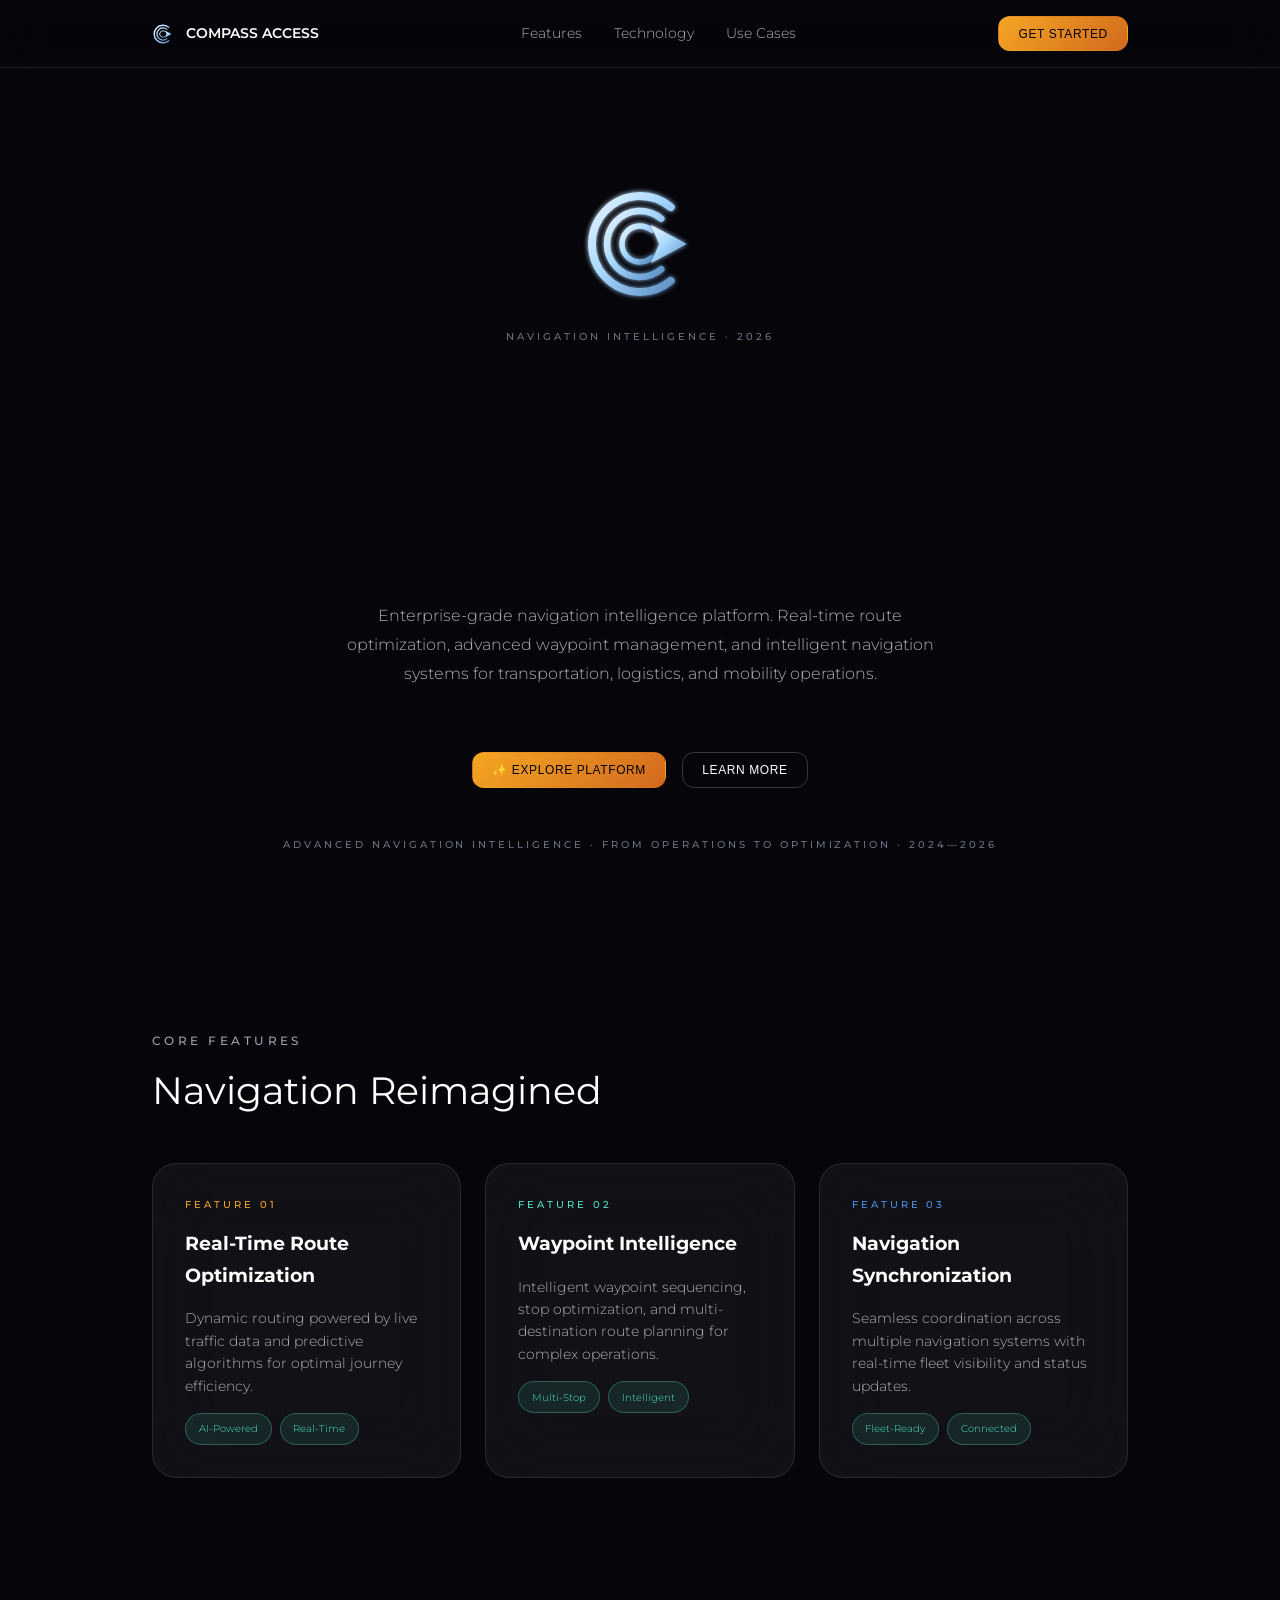
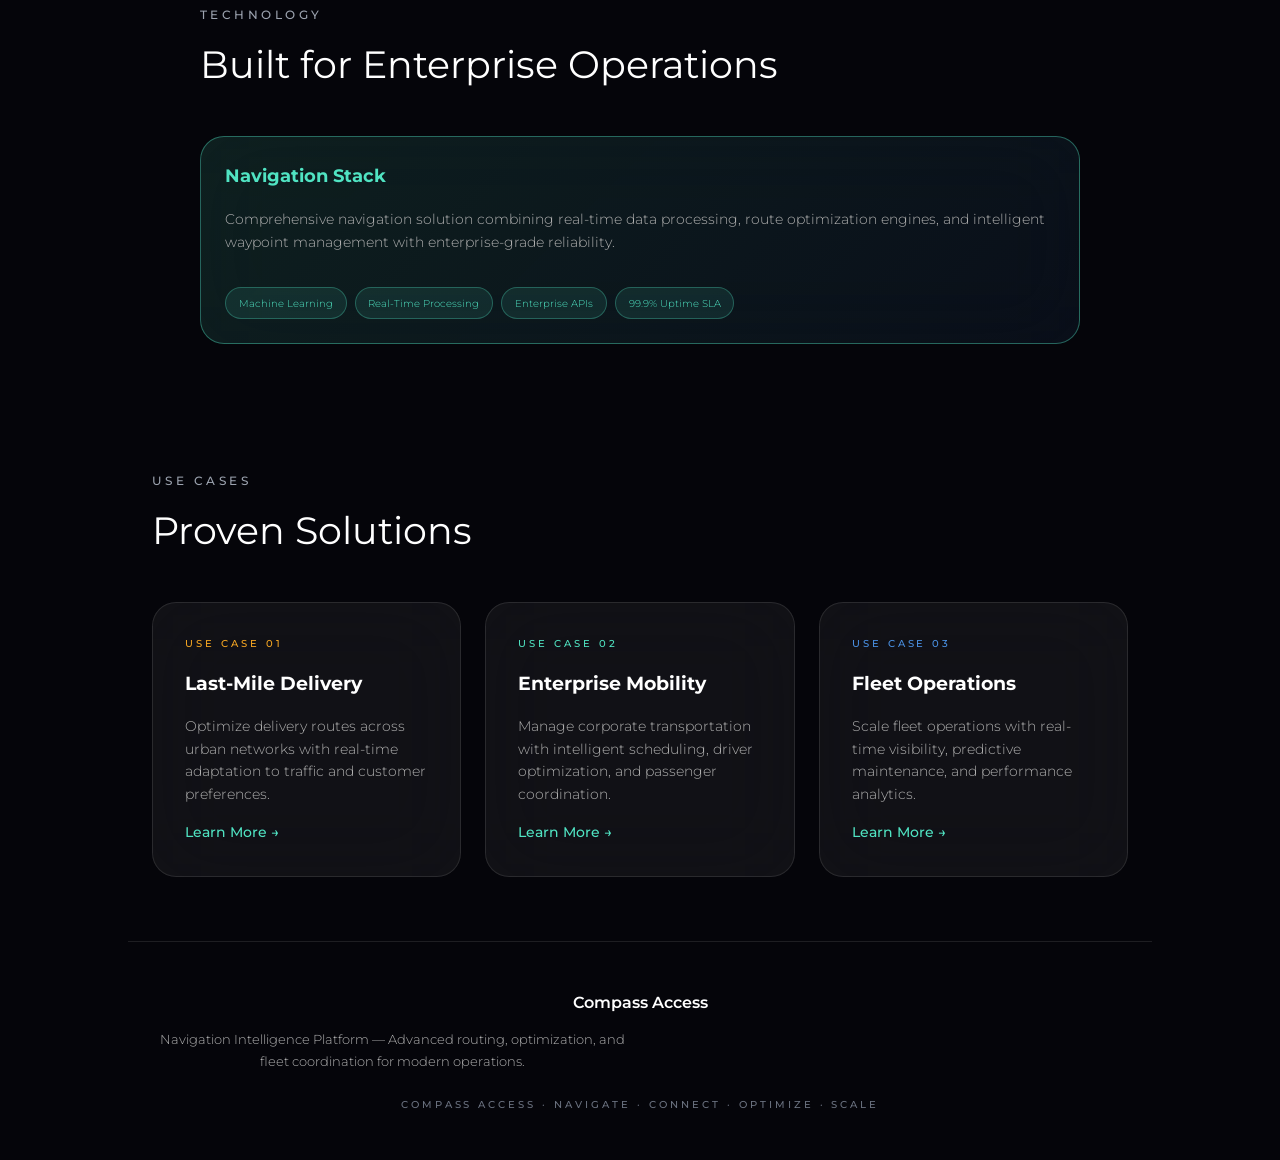
<file: index.html>
<!DOCTYPE html>
<html lang="en">
<head>
<meta charset="utf-8">
<meta name="viewport" content="width=device-width, initial-scale=1">
<title>Compass Access — Navigation Intelligence Platform</title>
<meta name="description" content="Compass Access: Navigation Intelligence Platform — Advanced route optimization, real-time navigation, and mobility solutions for enterprise operations.">
<link rel="preconnect" href="https://fonts.googleapis.com">
<link rel="preconnect" href="https://fonts.gstatic.com" crossorigin>
<link href="https://fonts.googleapis.com/css2?family=Cormorant+Garamond:wght@300;400;600;700&family=Montserrat:wght@300;400;500;600;700&display=swap" rel="stylesheet">
<style>
/* ============================================================
   COMPASS ACCESS — Navigation Intelligence
   Design tokens (Compass Navigation design system)
   ============================================================ */

*, *::before, *::after { box-sizing: border-box; }
html { -webkit-font-smoothing: antialiased; }

:root {
  --color-bg-base:       #05050a;
  --color-bg-surface:    rgba(255,255,255,0.05);
  --color-bg-surface-hover: rgba(255,255,255,0.10);
  --color-bg-ghost:      rgba(255,255,255,0.10);
  --color-bg-ghost-hover:rgba(255,255,255,0.20);

  --color-fg-primary:    #ffffff;
  --color-fg-secondary:  #b0b0b0;
  --color-fg-muted:      #9ca3af;
  --color-fg-subtle:     #6b7280;
  --color-fg-ai-label:   #fdf0a6;

  --color-teal:          #50e3c2;
  --color-blue:          #4a90e2;
  --color-amber:         #f5a623;
  --color-chocolate:     #d2691e;
  --color-indigo:        #6366f1;
  --color-violet:        #9333ea;

  --gradient-logo:       linear-gradient(120deg, #9a9a9a 0%, #fff 25%, #c8c8c8 45%, #fff 65%, #8a8a8a 85%, #efefef 100%);
  --gradient-tagline:    linear-gradient(120deg, #a8d8ff 0%, #fff 40%, #c8eeff 70%, #fff 100%);
  --gradient-btn-gold:   linear-gradient(135deg, #f5a623, #d2691e);
  --gradient-btn-teal:   linear-gradient(135deg, #50e3c2, #4a90e2);

  --color-border:        rgba(255,255,255,0.20);
  --color-border-subtle: rgba(255,255,255,0.10);
  --color-border-focus:  rgba(255,255,255,0.40);

  --font-display:  'Cormorant Garamond', Georgia, serif;
  --font-body:     'Montserrat', 'Helvetica Neue', Arial, sans-serif;

  --space-1: 0.25rem; --space-2: 0.5rem; --space-3: 0.75rem; --space-4: 1rem;
  --space-5: 1.25rem; --space-6: 1.5rem; --space-8: 2rem; --space-10: 2.5rem;
  --space-12: 3rem; --space-16: 4rem;

  --radius-pill: 9999px; --radius-btn: 0.75rem; --radius-panel: 1.5rem; --radius-input: 0.75rem;
  --transition-medium: 0.3s ease;
}

body {
  margin: 0;
  overflow-x: hidden;
  font-family: var(--font-body);
  font-size: 0.875rem;
  font-weight: 300;
  line-height: 1.65;
  color: var(--color-fg-primary);
  background-color: var(--color-bg-base);
}

::selection { background: rgba(80,227,194,0.3); color: #fff; }
a { color: var(--color-teal); text-decoration: none; }
a:hover { color: var(--color-blue); }
img { display: block; max-width: 100%; }
input, textarea { outline: none; }
input:focus, textarea:focus { border-color: var(--color-border-focus) !important; background: var(--color-bg-ghost-hover) !important; }

.label { font-size: 0.72rem; font-weight: 500; letter-spacing: 0.3em; text-transform: uppercase; color: var(--color-fg-muted); }
.micro { font-size: 0.62rem; font-weight: 500; letter-spacing: 0.3em; text-transform: uppercase; color: var(--color-fg-subtle); }

h2 { font-weight: 400; text-transform: none; letter-spacing: 0; margin: var(--space-2) 0 var(--space-10); font-size: clamp(1.6rem,3vw,2.4rem); }
h3 { margin: 0; }

/* ---------- Layout shell ---------- */
.page { position: relative; background: var(--color-bg-base); min-height: 100vh; }
.section { position: relative; z-index: 1; max-width: 64rem; margin: 0 auto; padding: var(--space-16) var(--space-6); }
.panel { background: var(--color-bg-surface); backdrop-filter: blur(40px); -webkit-backdrop-filter: blur(40px); border: 1px solid var(--color-border-subtle); border-radius: var(--radius-panel); padding: var(--space-6); transition: var(--transition-medium); }
.panel-hover:hover { transform: translateY(-6px); border-color: var(--color-border-focus); }
.grid-auto { display: grid; gap: var(--space-6); }

/* ---------- Navigation Icon Background Animations ---------- */
#nav-icons {
  position: fixed;
  inset: 0;
  overflow: hidden;
  pointer-events: none;
  z-index: 0;
  opacity: 0.25;
}

.nav-icon {
  position: absolute;
  width: 60px;
  height: 60px;
  opacity: 0.6;
}

.nav-icon svg {
  width: 100%;
  height: 100%;
  filter: drop-shadow(0 0 8px rgba(80, 227, 194, 0.3));
}

@keyframes float-1 {
  0%, 100% { transform: translateX(0) translateY(0) rotate(0deg); }
  25% { transform: translateX(40px) translateY(-50px) rotate(45deg); }
  50% { transform: translateX(20px) translateY(-100px) rotate(90deg); }
  75% { transform: translateX(-30px) translateY(-60px) rotate(135deg); }
}

@keyframes float-2 {
  0%, 100% { transform: translateX(0) translateY(0) rotate(90deg); }
  25% { transform: translateX(-50px) translateY(40px) rotate(135deg); }
  50% { transform: translateX(-80px) translateY(20px) rotate(180deg); }
  75% { transform: translateX(-40px) translateY(-30px) rotate(225deg); }
}

@keyframes float-3 {
  0%, 100% { transform: translateX(0) translateY(0) rotate(180deg); }
  25% { transform: translateX(30px) translateY(50px) rotate(225deg); }
  50% { transform: translateX(60px) translateY(80px) rotate(270deg); }
  75% { transform: translateX(35px) translateY(40px) rotate(315deg); }
}

@keyframes float-4 {
  0%, 100% { transform: translateX(0) translateY(0) rotate(270deg); }
  25% { transform: translateX(-40px) translateY(-40px) rotate(315deg); }
  50% { transform: translateX(-60px) translateY(-80px) rotate(360deg); }
  75% { transform: translateX(-30px) translateY(-50px) rotate(45deg); }
}

.icon-compass { animation: float-1 16s ease-in-out infinite; }
.icon-pin { animation: float-2 18s ease-in-out infinite; }
.icon-waypoint { animation: float-3 20s ease-in-out infinite; }
.icon-arrow { animation: float-4 22s ease-in-out infinite; }

/* ---------- Nebula background ---------- */
#nebula {
  position: fixed;
  inset: 0;
  overflow: hidden;
  pointer-events: none;
  z-index: 0;
  transition: transform 0.2s ease-out;
  opacity: 0.4;
}

.blob {
  position: absolute;
  border-radius: 50%;
}

.blob-1 {
  top: -10%;
  left: -10%;
  width: 50vw;
  height: 50vw;
  background: radial-gradient(circle, rgba(74,26,130,0.5), transparent 70%);
  filter: blur(80px);
  animation: drift1 18s ease-in-out infinite;
}

.blob-2 {
  bottom: -15%;
  right: -10%;
  width: 55vw;
  height: 55vw;
  background: radial-gradient(circle, rgba(74,144,226,0.35), transparent 70%);
  filter: blur(90px);
  animation: drift2 22s ease-in-out infinite;
}

.blob-3 {
  top: 35%;
  right: 20%;
  width: 35vw;
  height: 35vw;
  background: radial-gradient(circle, rgba(245,166,35,0.2), transparent 70%);
  filter: blur(70px);
  animation: drift3 26s ease-in-out infinite;
}

.blob-4 {
  bottom: 10%;
  left: 15%;
  width: 30vw;
  height: 30vw;
  background: radial-gradient(circle, rgba(80,227,194,0.18), transparent 70%);
  filter: blur(75px);
  animation: drift2 20s ease-in-out infinite;
}

.blob-5 {
  top: 60%;
  left: 60%;
  width: 40vw;
  height: 40vw;
  background: radial-gradient(circle, rgba(147,51,234,0.16), transparent 70%);
  filter: blur(85px);
  animation: drift3 24s ease-in-out infinite;
}

.nebula-vignette {
  position: absolute;
  inset: 0;
  background: radial-gradient(ellipse at center, transparent 0%, rgba(2,2,6,0.55) 100%);
}

.particle {
  position: absolute;
  border-radius: 50%;
  animation: particleFloat linear infinite;
}

@keyframes shine { to { background-position: 200% center; } }
@keyframes float { 0%,100% { transform: translateY(0); } 50% { transform: translateY(-8px); } }
@keyframes drift1 { 0%,100% { transform: translate(0,0) scale(1); } 50% { transform: translate(40px,-30px) scale(1.08); } }
@keyframes drift2 { 0%,100% { transform: translate(0,0) scale(1); } 50% { transform: translate(-50px,40px) scale(1.1); } }
@keyframes drift3 { 0%,100% { transform: translate(0,0) scale(1); } 50% { transform: translate(30px,30px) scale(1.05); } }
@keyframes dotPulse { 0%,100% { opacity: 1; } 50% { opacity: 0.35; } }
@keyframes particleFloat { 0% { transform: translateY(0); opacity: 0.15; } 50% { opacity: 0.6; } 100% { transform: translateY(-120px); opacity: 0.05; } }
@keyframes fadeInUp { from { opacity: 0; transform: translateY(16px); } to { opacity: 1; transform: translateY(0); } }

.fade-in { animation: fadeInUp 0.6s ease forwards; opacity: 0; }
.shine-text { background-image: var(--gradient-tagline); background-size: 200% auto; -webkit-background-clip: text; background-clip: text; -webkit-text-fill-color: transparent; animation: shine 3s linear infinite; }

/* ---------- Navigation ---------- */
.topnav {
  position: relative;
  z-index: 100;
  background: rgba(5,5,10,0.8);
  backdrop-filter: blur(20px);
  -webkit-backdrop-filter: blur(20px);
  border-bottom: 1px solid var(--color-border-subtle);
  padding: var(--space-4) 0;
  position: sticky;
  top: 0;
}

.nav-inner {
  max-width: 64rem;
  margin: 0 auto;
  padding: 0 var(--space-6);
  display: flex;
  align-items: center;
  justify-content: space-between;
  gap: var(--space-6);
}

.nav-brand {
  display: flex;
  align-items: center;
  gap: var(--space-3);
  font-weight: 600;
  font-size: 0.9rem;
  color: var(--color-fg-primary);
  white-space: nowrap;
}

.logo-badge {
  width: 22px;
  height: 22px;
  display: flex;
  align-items: center;
  justify-content: center;
  flex-shrink: 0;
}

.logo-badge svg {
  width: 100%;
  height: 100%;
}

.nav-links {
  display: flex;
  gap: var(--space-8);
  flex: 1;
  justify-content: center;
}

.nav-links a {
  font-size: 0.85rem;
  color: var(--color-fg-secondary);
  transition: color var(--transition-medium);
}

.nav-links a:hover,
.nav-links a.active {
  color: var(--color-fg-primary);
}

.btn {
  padding: 0.6rem 1.2rem;
  border: 1px solid transparent;
  border-radius: var(--radius-btn);
  font-size: 0.75rem;
  font-weight: 500;
  letter-spacing: 0.05em;
  cursor: pointer;
  transition: var(--transition-medium);
  text-transform: uppercase;
  display: inline-flex;
  align-items: center;
  gap: var(--space-2);
}

.btn-gold {
  background: var(--gradient-btn-gold);
  color: #000;
  border-color: transparent;
}

.btn-gold:hover {
  transform: translateY(-2px);
  box-shadow: 0 8px 24px rgba(245,166,35,0.3);
}

.btn-ghost {
  background: transparent;
  color: var(--color-fg-primary);
  border-color: var(--color-border);
}

.btn-ghost:hover {
  background: var(--color-bg-ghost);
  border-color: var(--color-border-focus);
}

.btn-nav {
  white-space: nowrap;
}

/* ---------- Hero Section ---------- */
#hero {
  min-height: 100vh;
  display: flex;
  flex-direction: column;
  justify-content: center;
  align-items: center;
  text-align: center;
  padding: var(--space-16) var(--space-6);
  position: relative;
  z-index: 1;
}

.hero-top {
  display: flex;
  flex-direction: column;
  align-items: center;
  gap: var(--space-6);
  margin-bottom: var(--space-12);
}

.hero-logo {
  width: 120px;
  height: 120px;
  display: flex;
  align-items: center;
  justify-content: center;
}

.hero-logo svg {
  width: 100%;
  height: 100%;
}

.hero-title {
  font-family: var(--font-display);
  font-size: clamp(2.4rem, 8vw, 4rem);
  font-weight: 400;
  margin: 0;
  letter-spacing: -0.02em;
}

.hero-tagline {
  font-size: clamp(1.2rem, 4vw, 1.8rem);
  font-weight: 400;
  letter-spacing: 0.08em;
  margin: var(--space-6) 0 0;
}

.hero-desc {
  max-width: 600px;
  color: var(--color-fg-secondary);
  font-weight: 300;
  font-size: 1rem;
  margin: var(--space-8) 0;
  line-height: 1.8;
}

.hero-actions {
  display: flex;
  gap: var(--space-4);
  justify-content: center;
  flex-wrap: wrap;
  margin-top: var(--space-8);
}

.hero-foot {
  margin-top: var(--space-12);
  color: var(--color-fg-subtle);
}

/* ---------- Cards Section ---------- */
.cards-3 {
  grid-template-columns: repeat(auto-fit, minmax(280px, 1fr));
}

.card {
  padding: var(--space-8);
}

.card h3 {
  font-size: 1.2rem;
  margin: var(--space-4) 0;
  color: var(--color-fg-primary);
}

.card p {
  margin: 0;
}

.tag-list {
  display: flex;
  flex-wrap: wrap;
  gap: var(--space-2);
  margin-top: var(--space-4);
}

.pill-tag {
  font-size: 0.65rem;
  padding: 0.4rem 0.8rem;
  background: rgba(80,227,194,0.1);
  border: 1px solid rgba(80,227,194,0.3);
  border-radius: var(--radius-pill);
  color: var(--color-teal);
}

/* ---------- CTA Link ---------- */
.cta-link {
  display: inline-flex;
  align-items: center;
  gap: var(--space-2);
  color: var(--color-teal);
  font-weight: 500;
  margin-top: var(--space-4);
  text-decoration: none;
  transition: gap var(--transition-medium);
}

.cta-link:hover {
  gap: var(--space-3);
}

/* ---------- Footer ---------- */
footer {
  position: relative;
  z-index: 1;
  max-width: 64rem;
  margin: 0 auto;
  padding: var(--space-12) var(--space-6);
  text-align: center;
  border-top: 1px solid var(--color-border-subtle);
}

.footer-brand {
  font-size: 1rem;
  font-weight: 600;
  margin-bottom: var(--space-3);
}

.footer-links {
  display: flex;
  flex-direction: column;
  gap: var(--space-2);
  margin-top: var(--space-6);
}

/* ---------- Responsive ---------- */
@media (max-width: 768px) {
  .nav-links {
    gap: var(--space-4);
    font-size: 0.75rem;
  }

  .nav-links a {
    display: none;
  }

  .nav-links a:first-child,
  .nav-links a:last-child {
    display: inline;
  }

  .hero-actions {
    flex-direction: column;
    align-items: center;
  }

  .btn {
    width: 100%;
    max-width: 300px;
  }

  .cards-3 {
    grid-template-columns: 1fr;
  }
}

@media (prefers-reduced-motion: reduce) {
  * {
    animation-duration: 0.01ms !important;
    animation-iteration-count: 1 !important;
    transition-duration: 0.01ms !important;
  }
}
</style>
</head>
<body>

<!-- Navigation Icon Animations -->
<div id="nav-icons" aria-hidden="true"></div>

<!-- Nebula Background -->
<div id="nebula" aria-hidden="true">
  <div class="blob blob-1"></div>
  <div class="blob blob-2"></div>
  <div class="blob blob-3"></div>
  <div class="blob blob-4"></div>
  <div class="nebula-vignette"></div>
  <div class="blob blob-5"></div>
  <div id="particles"></div>
</div>

<div class="page">

  <!-- Navigation -->
  <nav class="topnav">
    <div class="nav-inner">
      <div class="nav-brand">
        <div class="logo-badge" aria-hidden="true">
          <svg viewBox="0 0 200 200" width="22" height="22">
            <defs>
              <linearGradient id="cnIceNav" x1="0%" y1="0%" x2="100%" y2="100%">
                <stop offset="0%" stop-color="#e8f4ff"/>
                <stop offset="45%" stop-color="#a8d8ff"/>
                <stop offset="100%" stop-color="#5d8fc4"/>
              </linearGradient>
            </defs>
            <g fill="none" stroke="url(#cnIceNav)" stroke-linecap="round">
              <path d="M 151.4 38.7 A 80 80 0 1 0 151.4 161.3" stroke-width="13"/>
              <path d="M 135.4 57.9 A 55 55 0 1 0 135.4 142.1" stroke-width="11"/>
              <path d="M 119.3 77 A 30 30 0 1 0 119.3 123" stroke-width="9"/>
            </g>
            <path d="M 118 68 L 178 100 L 118 132 L 132 100 Z" fill="url(#cnIceNav)"/>
          </svg>
        </div>
        <div class="brand-word">COMPASS ACCESS</div>
      </div>
      <div class="nav-links">
        <a href="#features" data-nav="features">Features</a>
        <a href="#technology" data-nav="technology">Technology</a>
        <a href="#use-cases" data-nav="use-cases">Use Cases</a>
      </div>
      <button class="btn btn-gold btn-nav">Get Started</button>
    </div>
  </nav>

  <!-- Hero Section -->
  <section id="hero">
    <div class="hero-top fade-in" style="animation-delay:0.05s">
      <div class="hero-logo" aria-hidden="true">
        <svg viewBox="0 0 200 200" width="100%" height="100%">
          <defs>
            <linearGradient id="cnIceHero" x1="0%" y1="0%" x2="100%" y2="100%">
              <stop offset="0%" stop-color="#e8f4ff"/>
              <stop offset="45%" stop-color="#a8d8ff"/>
              <stop offset="100%" stop-color="#5d8fc4"/>
            </linearGradient>
            <filter id="cnGlow" x="-40%" y="-40%" width="180%" height="180%">
              <feGaussianBlur stdDeviation="4" result="b"/>
              <feMerge><feMergeNode in="b"/><feMergeNode in="SourceGraphic"/></feMerge>
            </filter>
          </defs>
          <g filter="url(#cnGlow)">
            <g fill="none" stroke="url(#cnIceHero)" stroke-linecap="round">
              <path d="M 151.4 38.7 A 80 80 0 1 0 151.4 161.3" stroke-width="13"/>
              <path d="M 135.4 57.9 A 55 55 0 1 0 135.4 142.1" stroke-width="11"/>
              <path d="M 119.3 77 A 30 30 0 1 0 119.3 123" stroke-width="9"/>
            </g>
            <path d="M 118 68 L 178 100 L 118 132 L 132 100 Z" fill="url(#cnIceHero)"/>
          </g>
        </svg>
      </div>
      <div class="micro eyebrow">Navigation Intelligence · 2026</div>
    </div>

    <h1 class="hero-title shine-text fade-in" style="animation-delay:0.25s">Compass Access</h1>
    <div class="hero-tagline shine-text fade-in" style="animation-delay:0.35s">Navigate · Connect · Optimize · Scale</div>

    <p class="hero-desc fade-in" style="animation-delay:0.45s">
      Enterprise-grade navigation intelligence platform. Real-time route optimization, advanced waypoint management, and intelligent navigation systems for transportation, logistics, and mobility operations.
    </p>

    <div class="hero-actions fade-in" style="animation-delay:0.55s">
      <button class="btn btn-gold">✨ Explore Platform</button>
      <button class="btn btn-ghost">Learn More</button>
    </div>

    <div class="micro hero-foot">Advanced Navigation Intelligence · From Operations to Optimization · 2024—2026</div>
  </section>

  <!-- Features Section -->
  <section id="features" class="section">
    <div class="label">Core Features</div>
    <h2>Navigation Reimagined</h2>
    <div class="grid-auto cards-3" style="display:grid">
      <div class="panel panel-hover card">
        <div class="micro" style="color:var(--color-amber)">Feature 01</div>
        <h3>Real-Time Route Optimization</h3>
        <p style="color:var(--color-fg-secondary);font-weight:300;font-size:0.85rem;margin:0">Dynamic routing powered by live traffic data and predictive algorithms for optimal journey efficiency.</p>
        <div class="tag-list"><span class="pill-tag">AI-Powered</span><span class="pill-tag">Real-Time</span></div>
      </div>
      <div class="panel panel-hover card">
        <div class="micro" style="color:var(--color-teal)">Feature 02</div>
        <h3>Waypoint Intelligence</h3>
        <p style="color:var(--color-fg-secondary);font-weight:300;font-size:0.85rem;margin:0">Intelligent waypoint sequencing, stop optimization, and multi-destination route planning for complex operations.</p>
        <div class="tag-list"><span class="pill-tag">Multi-Stop</span><span class="pill-tag">Intelligent</span></div>
      </div>
      <div class="panel panel-hover card">
        <div class="micro" style="color:var(--color-blue)">Feature 03</div>
        <h3>Navigation Synchronization</h3>
        <p style="color:var(--color-fg-secondary);font-weight:300;font-size:0.85rem;margin:0">Seamless coordination across multiple navigation systems with real-time fleet visibility and status updates.</p>
        <div class="tag-list"><span class="pill-tag">Fleet-Ready</span><span class="pill-tag">Connected</span></div>
      </div>
    </div>
  </section>

  <!-- Technology Section -->
  <section id="technology" class="section" style="max-width:58rem">
    <div class="label">Technology</div>
    <h2>Built for Enterprise Operations</h2>

    <div class="panel" style="background:linear-gradient(135deg, rgba(80,227,194,0.12), rgba(74,144,226,0.07));border:1px solid rgba(80,227,194,0.4)">
      <div style="display:flex;flex-direction:column;gap:var(--space-4)">
        <h3 style="color:var(--color-teal);font-size:1.15rem">Navigation Stack</h3>
        <p style="color:var(--color-fg-secondary);font-weight:300;font-size:0.9rem;margin:0">Comprehensive navigation solution combining real-time data processing, route optimization engines, and intelligent waypoint management with enterprise-grade reliability.</p>
        <div class="tag-list" style="margin-top:var(--space-4)">
          <span class="pill-tag">Machine Learning</span>
          <span class="pill-tag">Real-Time Processing</span>
          <span class="pill-tag">Enterprise APIs</span>
          <span class="pill-tag">99.9% Uptime SLA</span>
        </div>
      </div>
    </div>
  </section>

  <!-- Use Cases Section -->
  <section id="use-cases" class="section">
    <div class="label">Use Cases</div>
    <h2>Proven Solutions</h2>
    <div class="grid-auto cards-3" style="display:grid">
      <div class="panel panel-hover card">
        <div class="micro" style="color:var(--color-amber)">Use Case 01</div>
        <h3>Last-Mile Delivery</h3>
        <p style="color:var(--color-fg-secondary);font-weight:300;font-size:0.85rem;margin:0">Optimize delivery routes across urban networks with real-time adaptation to traffic and customer preferences.</p>
        <a href="#" class="cta-link">Learn More →</a>
      </div>
      <div class="panel panel-hover card">
        <div class="micro" style="color:var(--color-teal)">Use Case 02</div>
        <h3>Enterprise Mobility</h3>
        <p style="color:var(--color-fg-secondary);font-weight:300;font-size:0.85rem;margin:0">Manage corporate transportation with intelligent scheduling, driver optimization, and passenger coordination.</p>
        <a href="#" class="cta-link">Learn More →</a>
      </div>
      <div class="panel panel-hover card">
        <div class="micro" style="color:var(--color-blue)">Use Case 03</div>
        <h3>Fleet Operations</h3>
        <p style="color:var(--color-fg-secondary);font-weight:300;font-size:0.85rem;margin:0">Scale fleet operations with real-time visibility, predictive maintenance, and performance analytics.</p>
        <a href="#" class="cta-link">Learn More →</a>
      </div>
    </div>
  </section>

  <!-- Footer -->
  <footer>
    <div class="footer-brand">Compass Access</div>
    <p style="color:var(--color-fg-secondary);font-weight:300;font-size:0.8rem;max-width:30rem">Navigation Intelligence Platform — Advanced routing, optimization, and fleet coordination for modern operations.</p>
    <div class="footer-links micro">
      <div style="color:var(--color-fg-subtle)">Compass Access · Navigate · Connect · Optimize · Scale</div>
    </div>
  </footer>

</div>

<script>
(function () {
  'use strict';

  var prefersReducedMotion = window.matchMedia('(prefers-reduced-motion: reduce)').matches;

  // Navigation Icon SVGs
  var navigationIcons = {
    compass: '<svg viewBox="0 0 100 100" xmlns="http://www.w3.org/2000/svg"><defs><linearGradient id="compassGrad" x1="0%" y1="0%" x2="100%" y2="100%"><stop offset="0%" stop-color="#50e3c2"/><stop offset="100%" stop-color="#4a90e2"/></linearGradient></defs><circle cx="50" cy="50" r="45" fill="none" stroke="url(#compassGrad)" stroke-width="2"/><circle cx="50" cy="50" r="35" fill="none" stroke="url(#compassGrad)" stroke-width="1.5" opacity="0.6"/><path d="M 50 20 L 55 45 L 50 50 L 45 45 Z" fill="url(#compassGrad)"/><circle cx="50" cy="50" r="5" fill="url(#compassGrad)"/></svg>',
    pin: '<svg viewBox="0 0 100 100" xmlns="http://www.w3.org/2000/svg"><defs><linearGradient id="pinGrad" x1="0%" y1="0%" x2="100%" y2="100%"><stop offset="0%" stop-color="#f5a623"/><stop offset="100%" stop-color="#d2691e"/></linearGradient></defs><path d="M 50 15 C 35 15 25 25 25 40 C 25 60 50 85 50 85 C 50 85 75 60 75 40 C 75 25 65 15 50 15 Z" fill="url(#pinGrad)"/><circle cx="50" cy="40" r="8" fill="#ffffff"/></svg>',
    waypoint: '<svg viewBox="0 0 100 100" xmlns="http://www.w3.org/2000/svg"><defs><linearGradient id="waypointGrad" x1="0%" y1="0%" x2="100%" y2="100%"><stop offset="0%" stop-color="#9333ea"/><stop offset="100%" stop-color="#6366f1"/></linearGradient></defs><rect x="30" y="30" width="40" height="40" fill="none" stroke="url(#waypointGrad)" stroke-width="2" rx="4"/><circle cx="50" cy="50" r="6" fill="url(#waypointGrad)"/><rect x="38" y="38" width="24" height="24" fill="none" stroke="url(#waypointGrad)" stroke-width="1" opacity="0.5" rx="2"/></svg>',
    arrow: '<svg viewBox="0 0 100 100" xmlns="http://www.w3.org/2000/svg"><defs><linearGradient id="arrowGrad" x1="0%" y1="0%" x2="100%" y2="100%"><stop offset="0%" stop-color="#a8d8ff"/><stop offset="100%" stop-color="#50e3c2"/></linearGradient></defs><path d="M 50 20 L 70 50 L 55 50 L 55 80 L 45 80 L 45 50 L 30 50 Z" fill="url(#arrowGrad)"/></svg>'
  };

  function buildNavigationIcons() {
    var host = document.getElementById('nav-icons');
    if (!host || prefersReducedMotion) return;

    var positions = [
      { x: '10%', y: '15%', icon: 'compass', delay: 0 },
      { x: '85%', y: '25%', icon: 'pin', delay: 1 },
      { x: '20%', y: '70%', icon: 'waypoint', delay: 2 },
      { x: '75%', y: '60%', icon: 'arrow', delay: 3 },
      { x: '15%', y: '45%', icon: 'compass', delay: 4 },
      { x: '80%', y: '80%', icon: 'pin', delay: 5 },
      { x: '50%', y: '20%', icon: 'waypoint', delay: 6 },
      { x: '35%', y: '85%', icon: 'arrow', delay: 7 }
    ];

    var animationClasses = ['icon-compass', 'icon-pin', 'icon-waypoint', 'icon-arrow'];

    positions.forEach(function (pos, idx) {
      var iconDiv = document.createElement('div');
      iconDiv.className = 'nav-icon ' + animationClasses[idx % animationClasses.length];
      iconDiv.style.left = pos.x;
      iconDiv.style.top = pos.y;
      iconDiv.style.animationDelay = (pos.delay * 0.5) + 's';
      iconDiv.innerHTML = navigationIcons[pos.icon];
      host.appendChild(iconDiv);
    });
  }

  // Initialize on page load
  if (document.readyState === 'loading') {
    document.addEventListener('DOMContentLoaded', buildNavigationIcons);
  } else {
    buildNavigationIcons();
  }

  // Smooth scroll for navigation
  document.querySelectorAll('a[href^="#"]').forEach(function (link) {
    link.addEventListener('click', function (e) {
      var href = this.getAttribute('href');
      if (href === '#') return;
      e.preventDefault();
      var target = document.querySelector(href);
      if (target) {
        target.scrollIntoView({ behavior: 'smooth' });
      }
    });
  });

})();
</script>
</body>
</html>
</file>
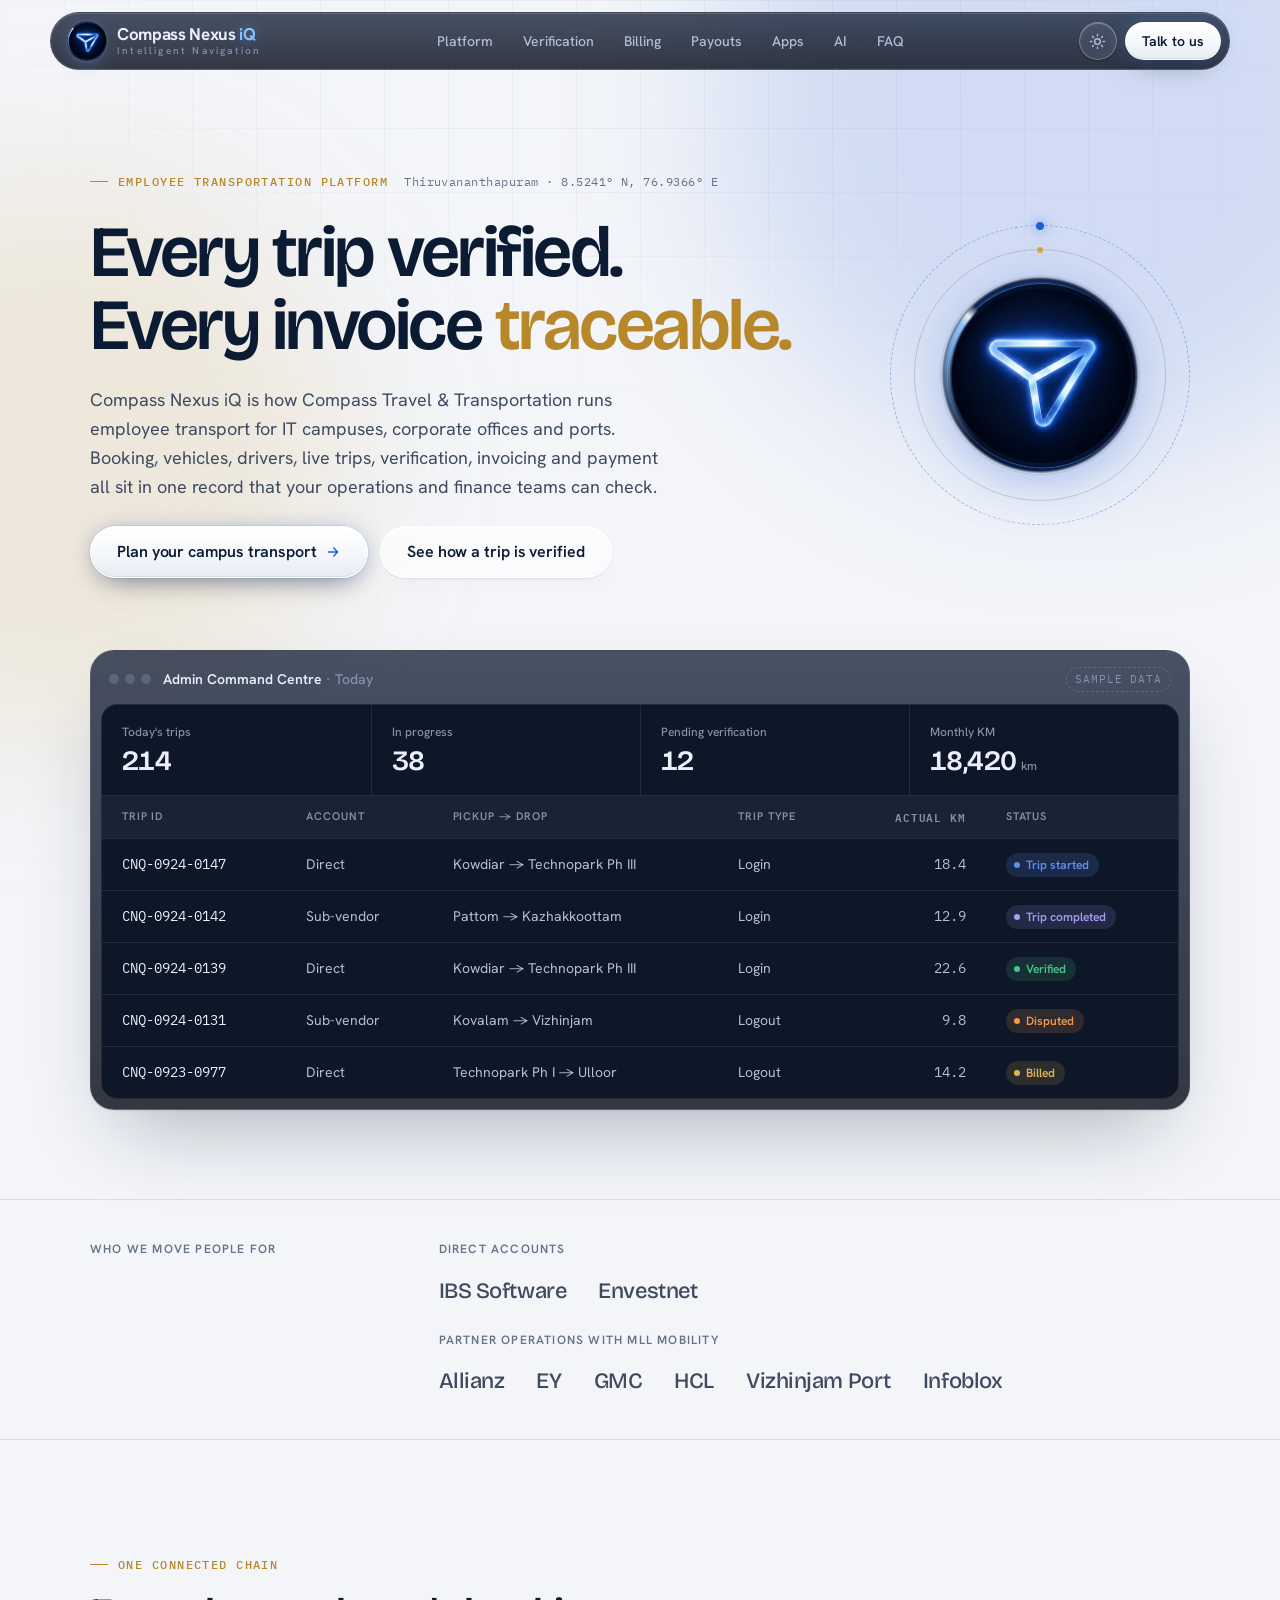
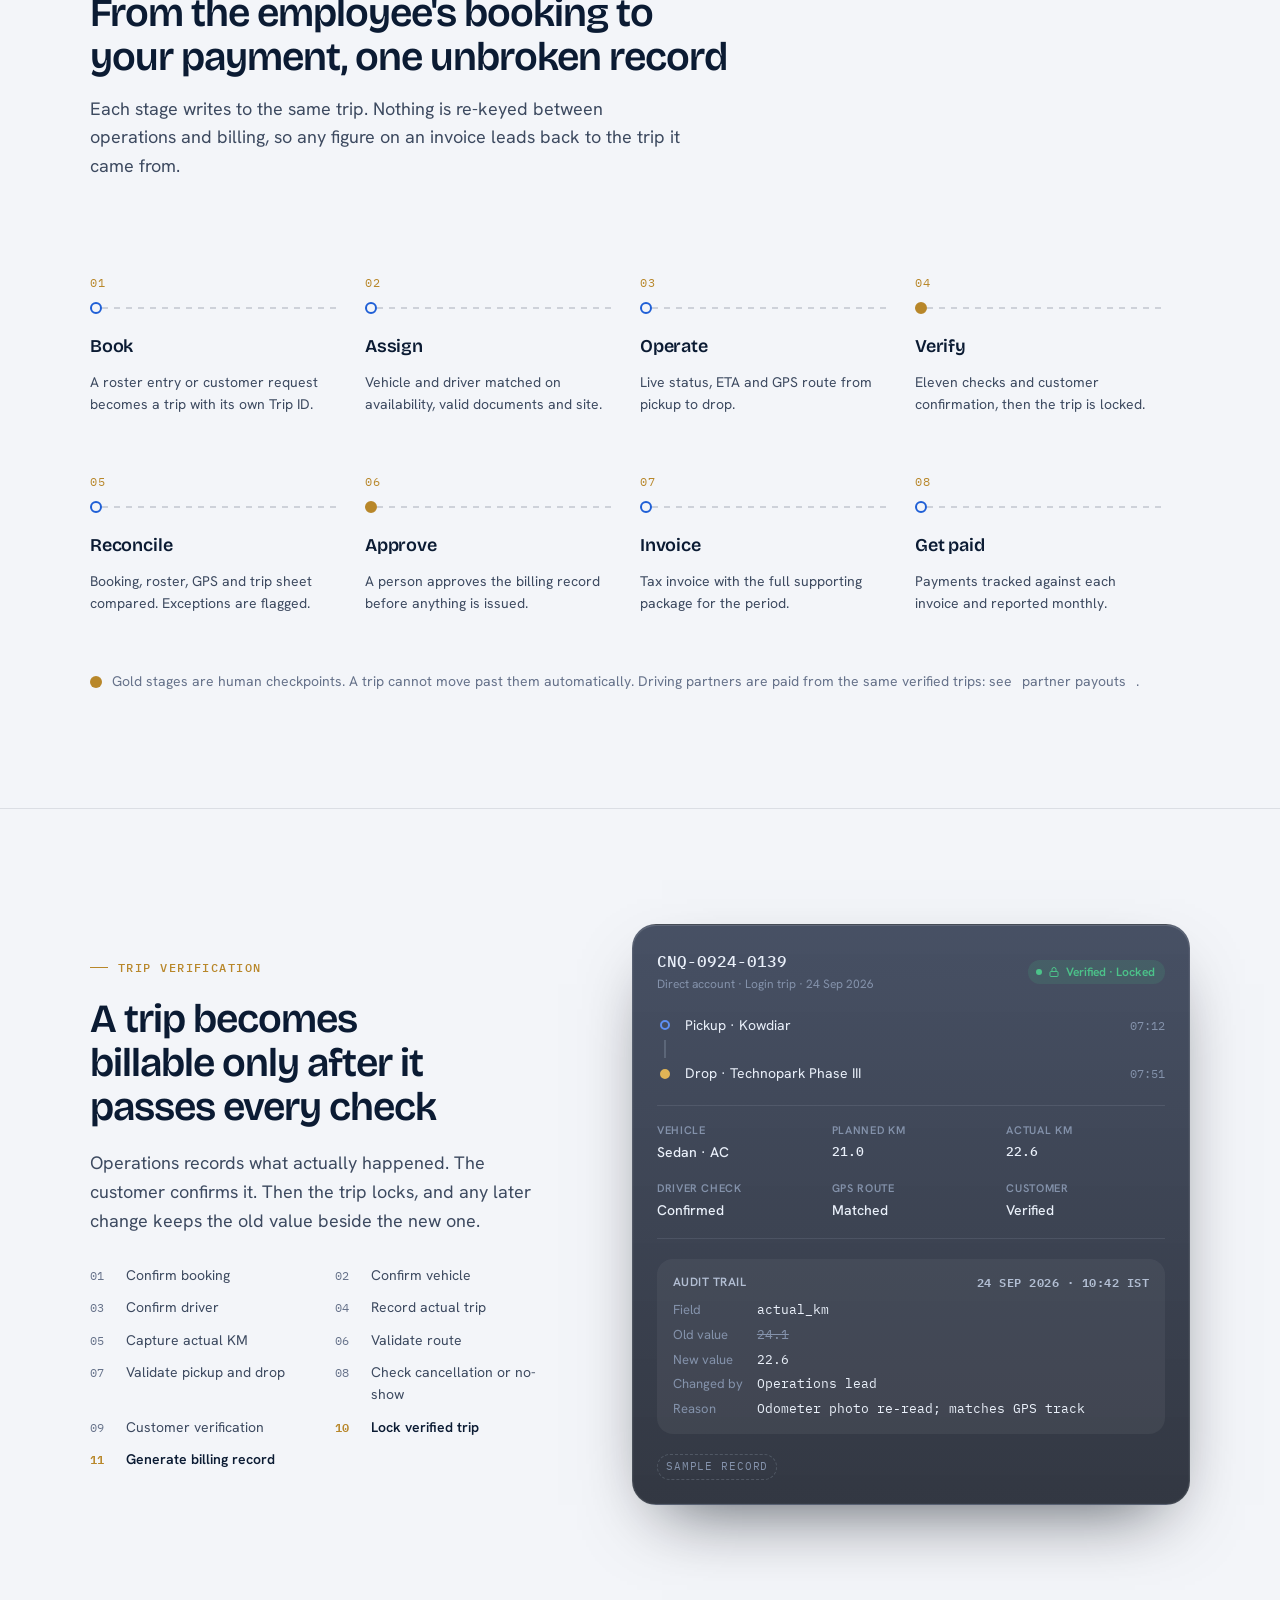
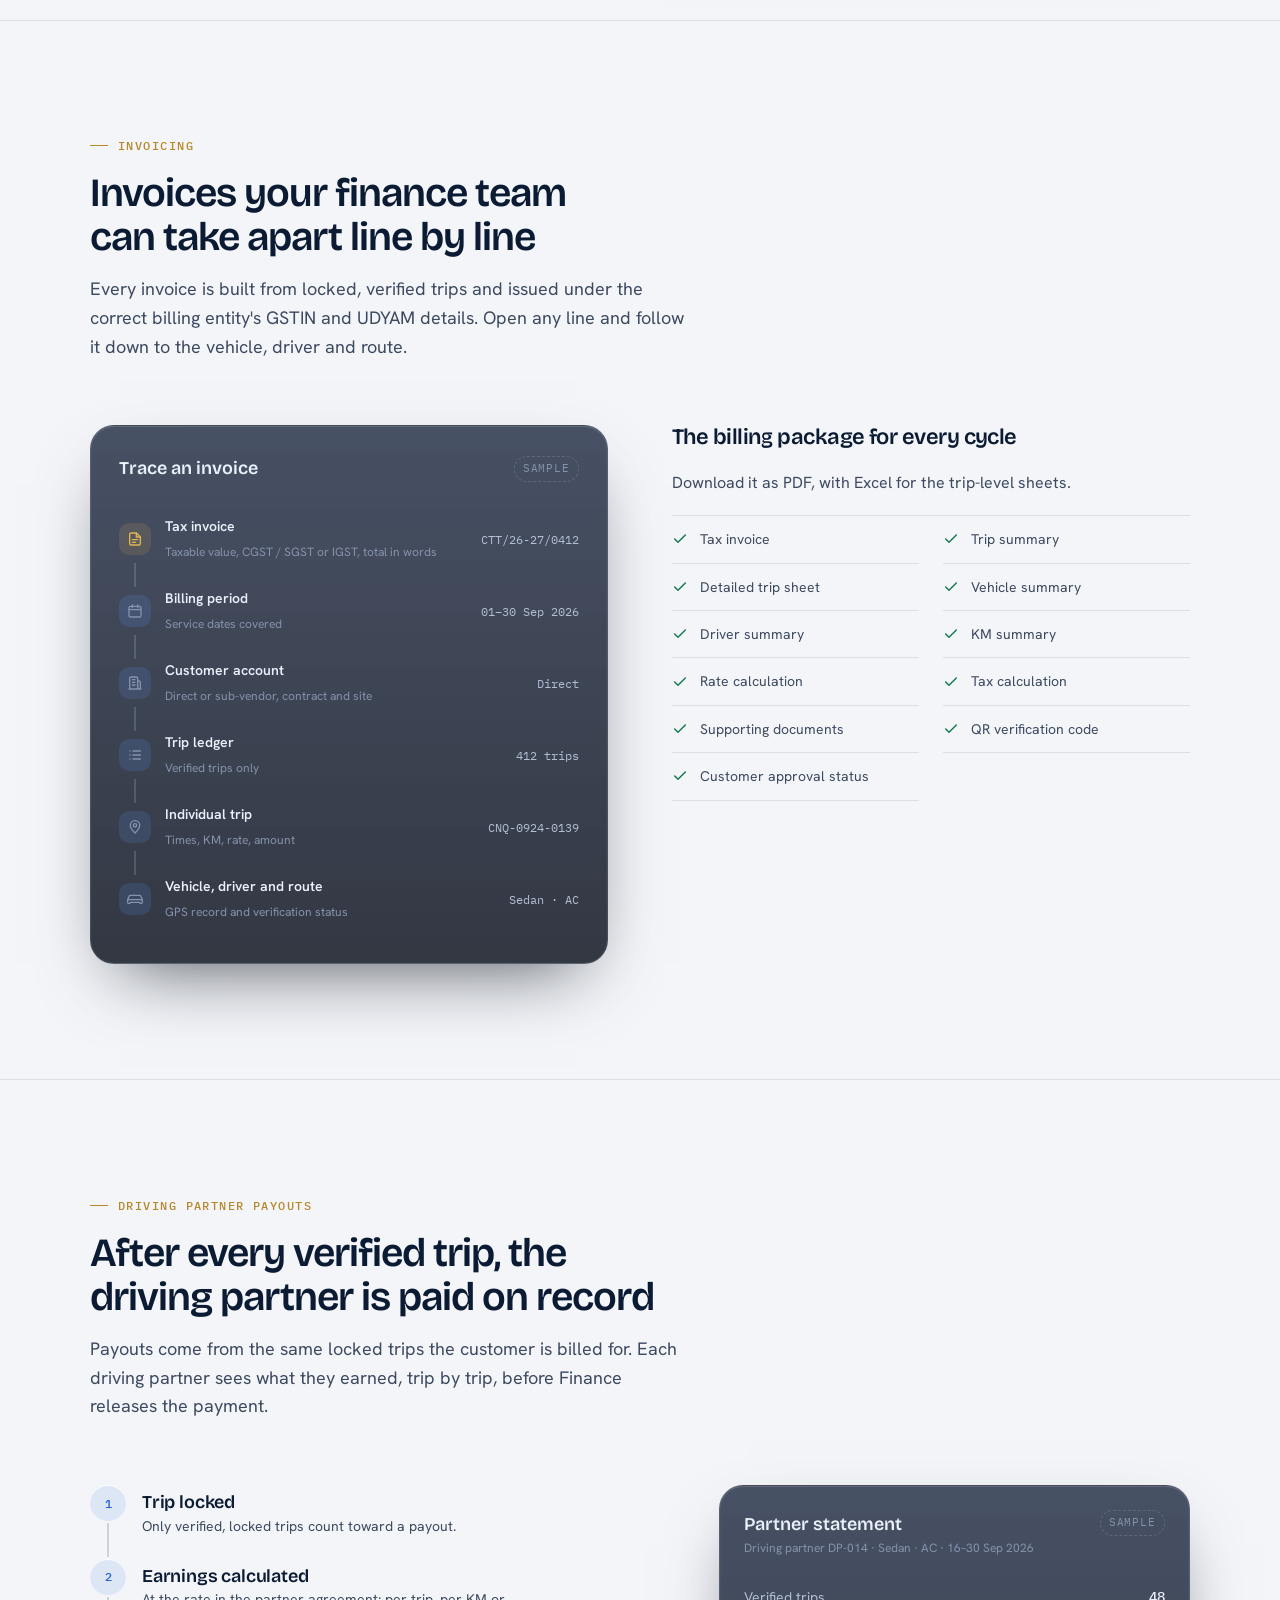
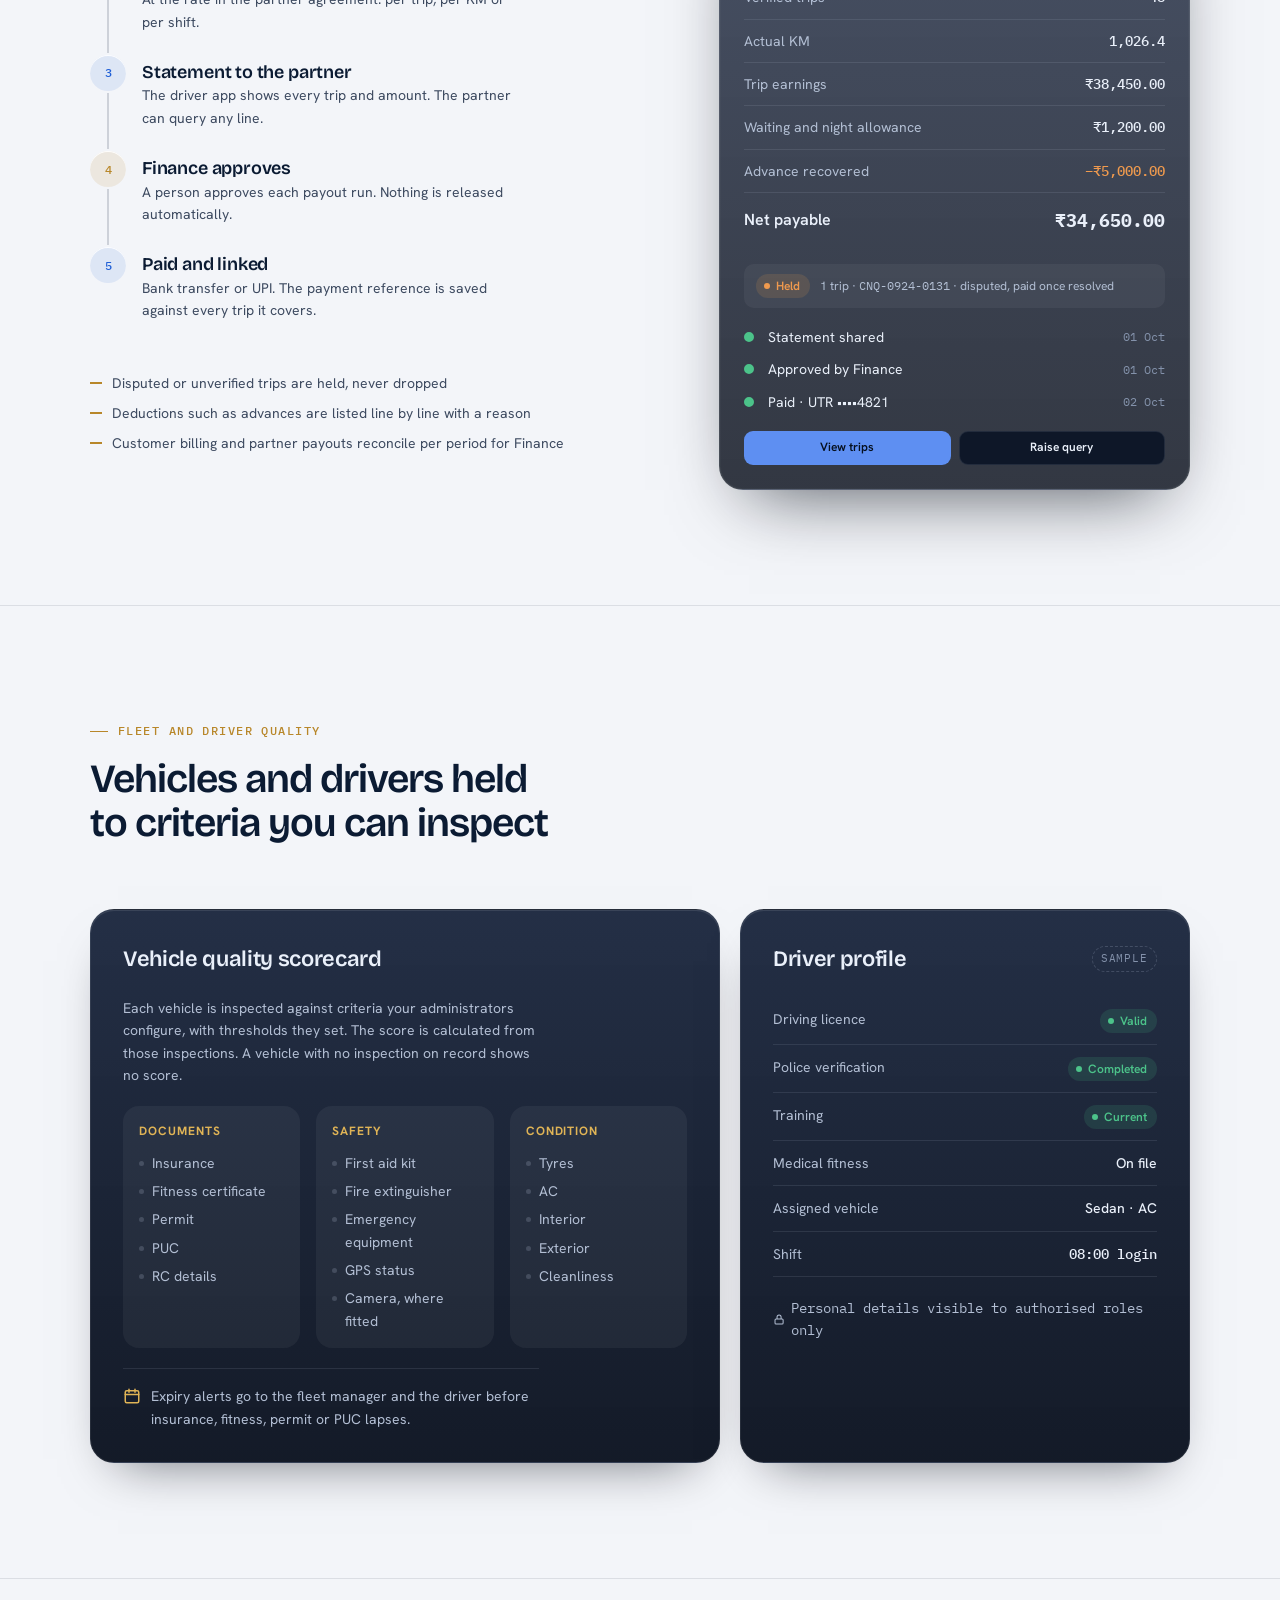
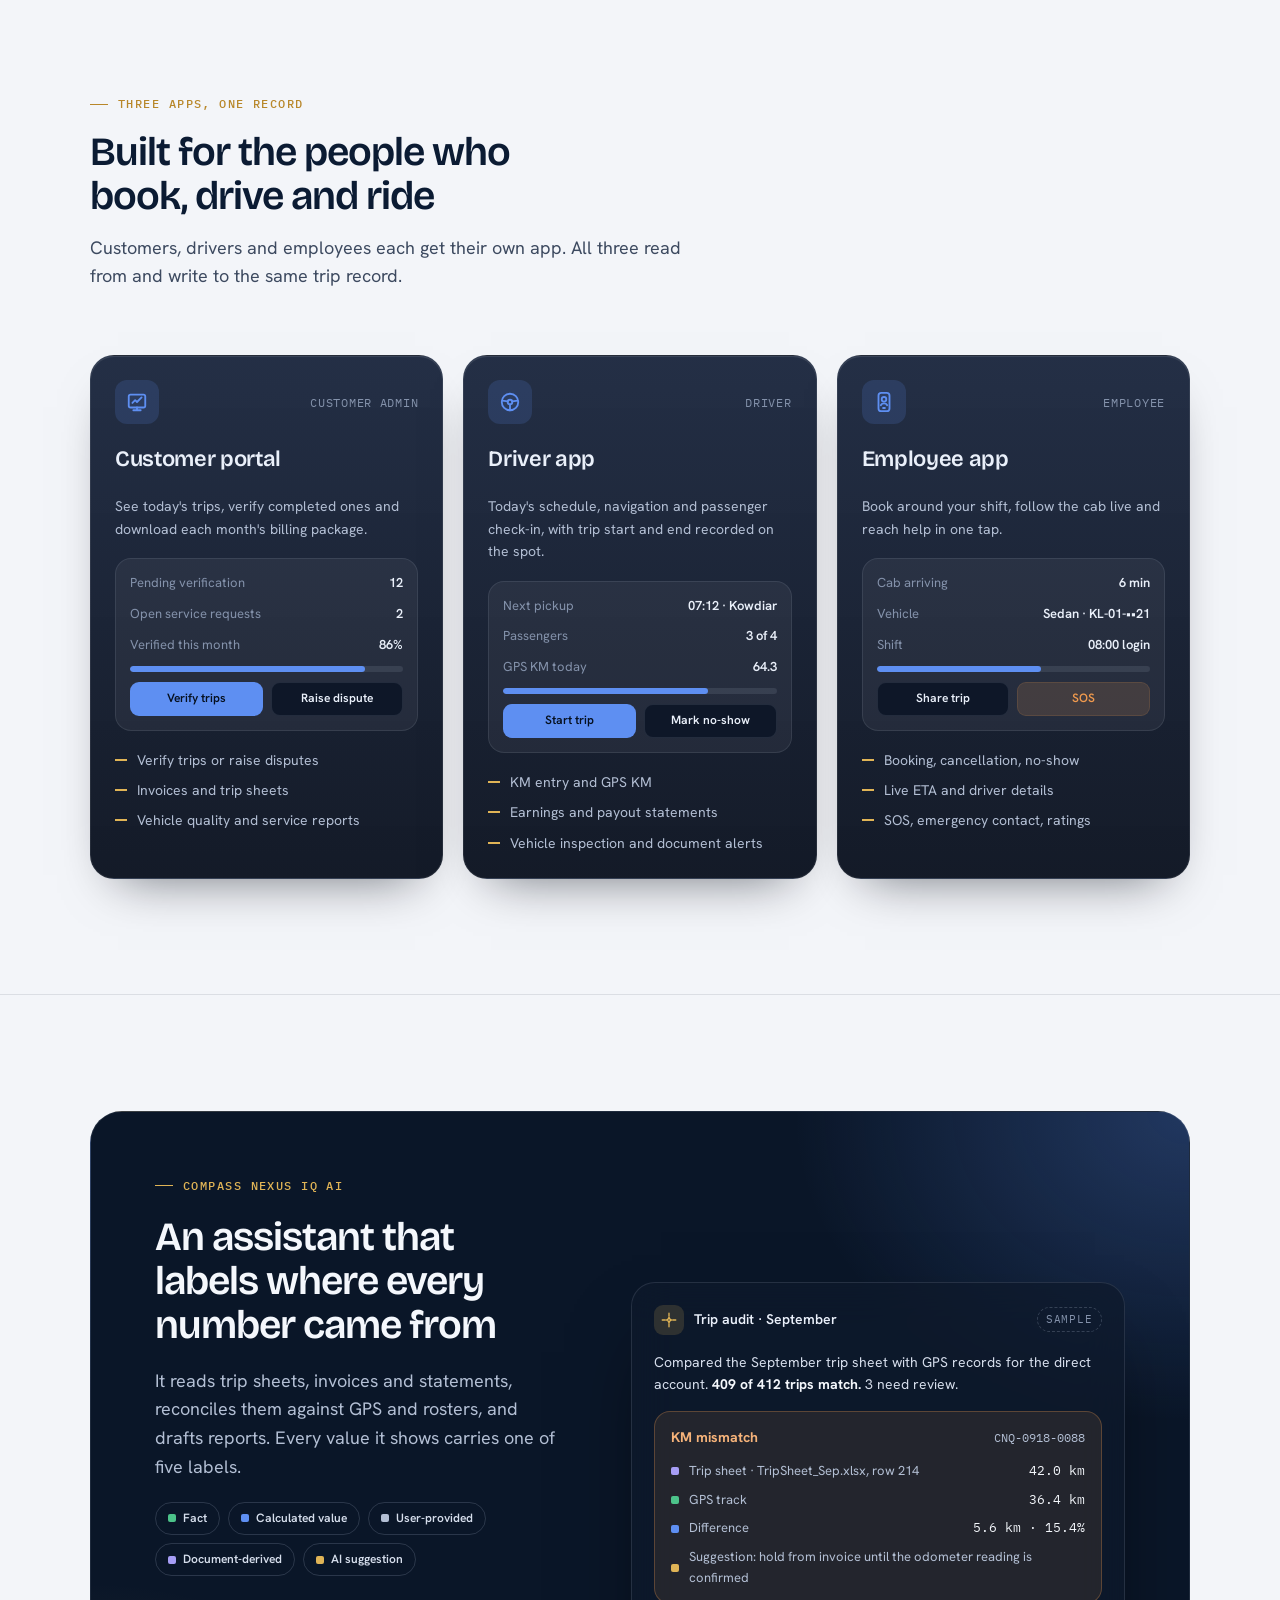
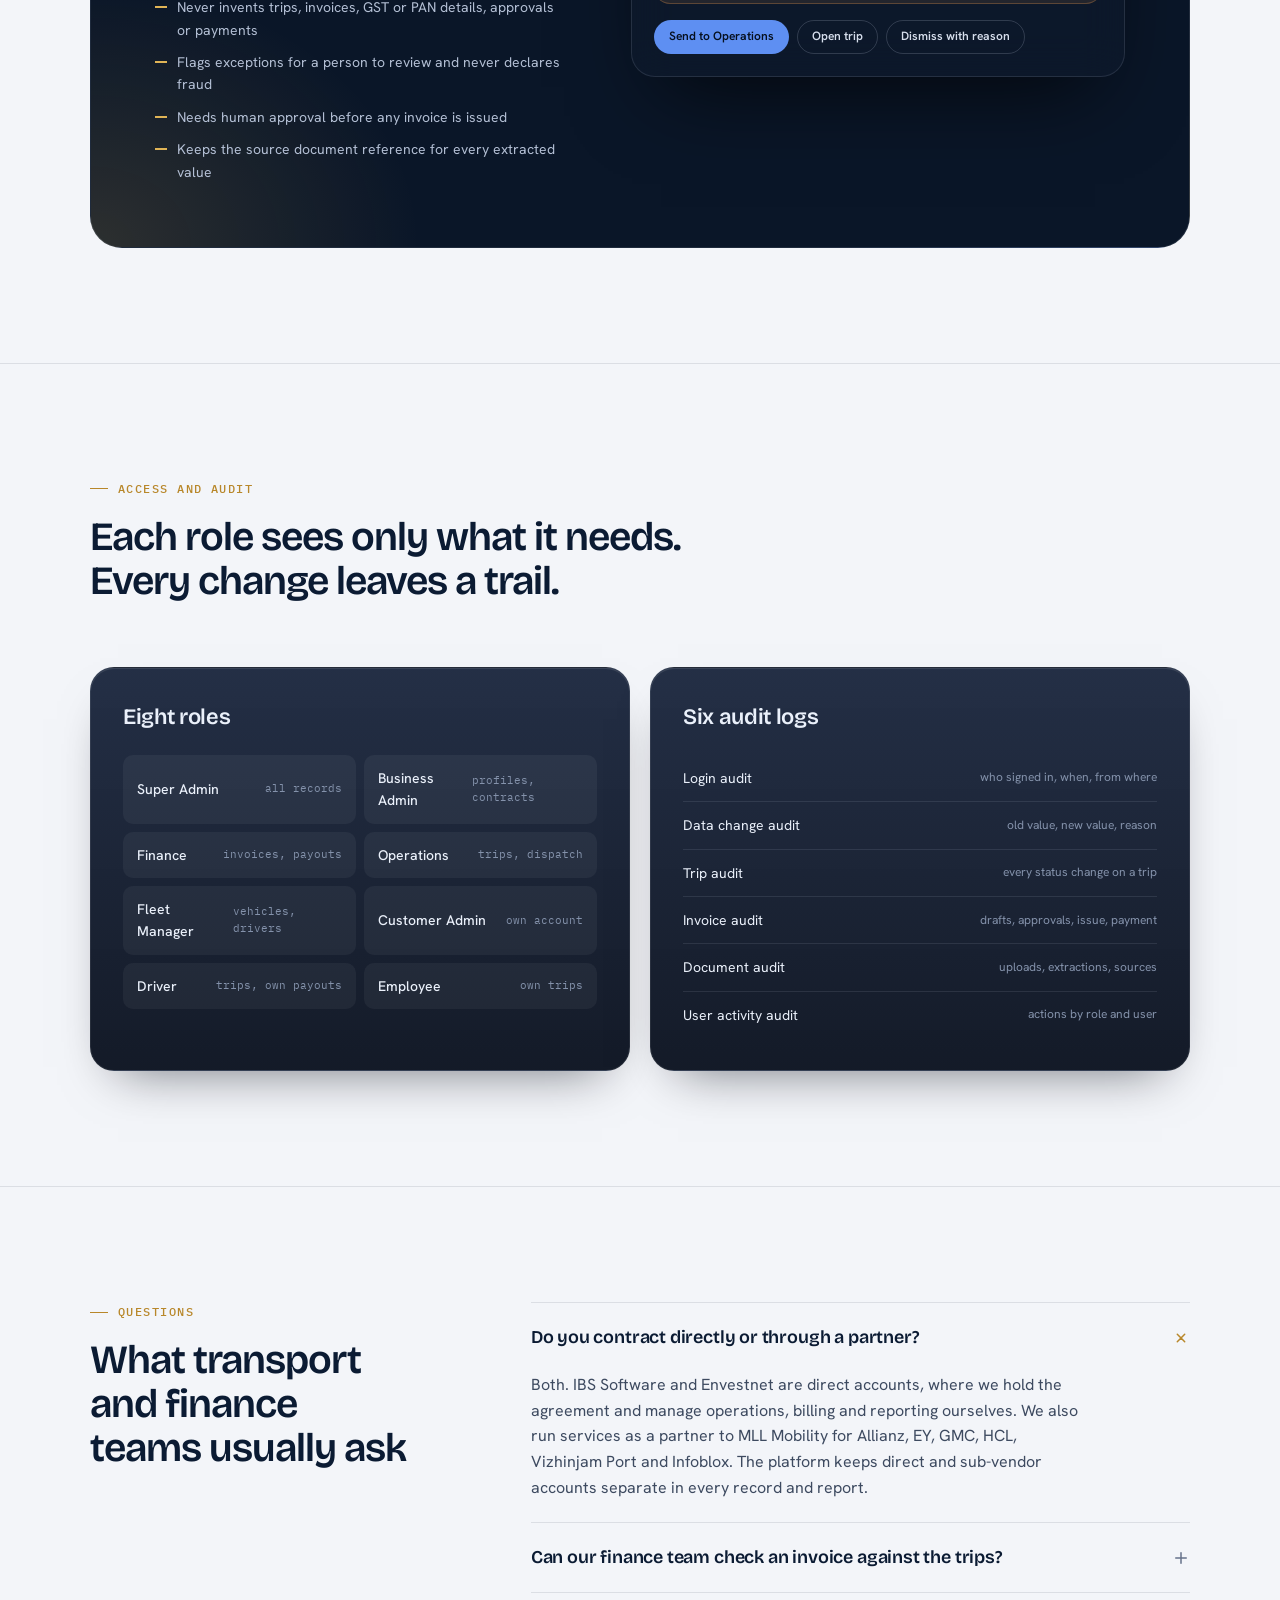
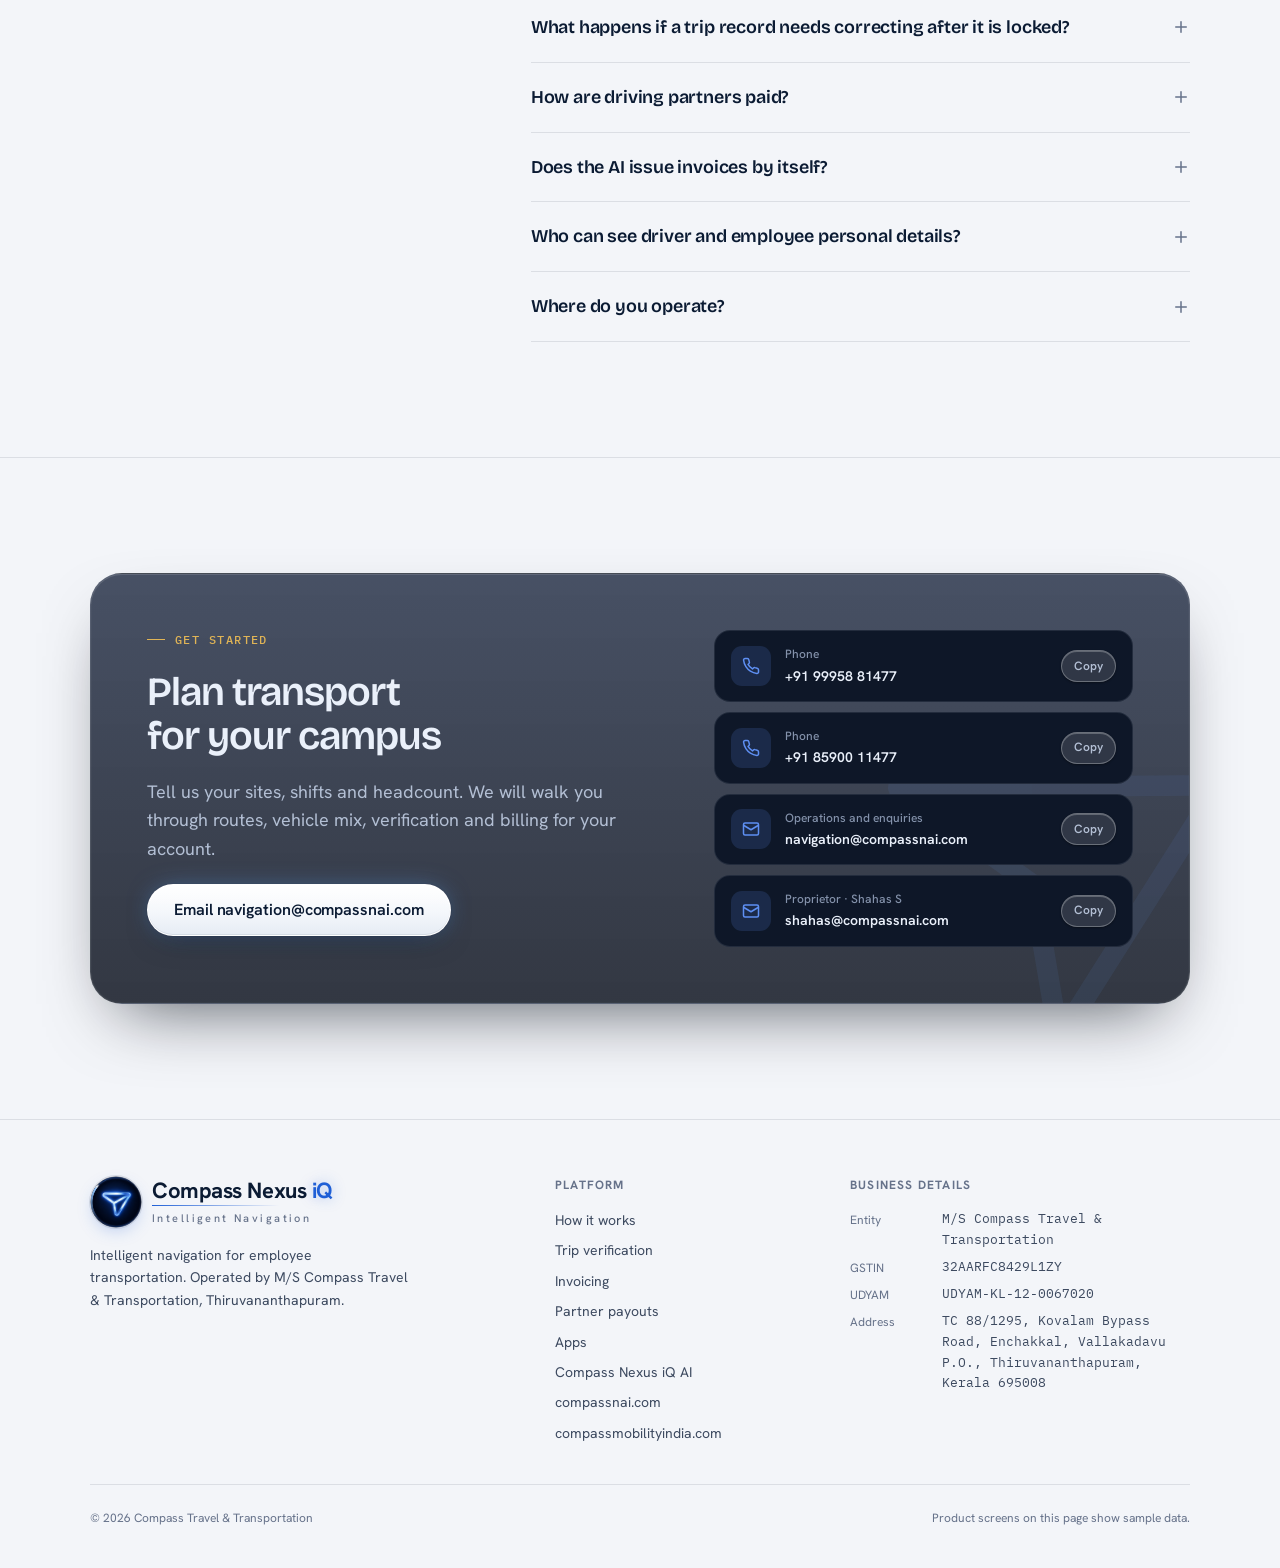
<file: compass-nexus-site/index.html>
<!doctype html>
<html lang="en-IN">
<head>
<meta charset="utf-8">
<meta name="viewport" content="width=device-width, initial-scale=1, viewport-fit=cover">
<title>Compass Nexus iQ</title>
<meta name="description" content="Compass Nexus iQ runs corporate employee transportation end to end for Compass Travel &amp; Transportation, Thiruvananthapuram: booking, vehicles, drivers, live trips, trip verification, invoicing and payment tracking in one auditable record.">
<meta name="theme-color" content="#0B1B33">
<link rel="icon" type="image/png" href="assets/favicon-64.png">
<link rel="apple-touch-icon" href="assets/compass-nexus-iq-mark.png">
<link rel="preconnect" href="https://fonts.googleapis.com">
<link rel="preconnect" href="https://fonts.gstatic.com" crossorigin>
<link rel="stylesheet" href="https://fonts.googleapis.com/css2?family=Bricolage+Grotesque:opsz,wght@12..96,500;12..96,600&family=Hanken+Grotesk:wght@400;500;600;700&family=IBM+Plex+Mono:wght@400;500&display=swap">
<link rel="stylesheet" href="style.css">
<script type="application/ld+json">
{
  "@context": "https://schema.org",
  "@type": "LocalBusiness",
  "name": "Compass Travel & Transportation",
  "alternateName": "Compass Nexus iQ",
  "description": "Technology-enabled employee transportation for IT companies, corporate campuses, industrial organisations and ports.",
  "url": "https://www.compassnai.com",
  "email": "navigation@compassnai.com",
  "telephone": ["+91-9995881477", "+91-8590011477"],
  "address": {
    "@type": "PostalAddress",
    "streetAddress": "TC 88/1295, Kovalam Bypass Road, Enchakkal, Vallakadavu P.O.",
    "addressLocality": "Thiruvananthapuram",
    "addressRegion": "Kerala",
    "postalCode": "695008",
    "addressCountry": "IN"
  },
  "geo": { "@type": "GeoCoordinates", "latitude": 8.5241, "longitude": 76.9366 },
  "areaServed": "Thiruvananthapuram, Kerala"
}
</script>
</head>
<body>

<a class="skip" href="#main">Skip to content</a>

<div class="atmos" aria-hidden="true"><i class="ga"></i><i class="gb"></i></div>

<!-- Shared symbols -->
<svg width="0" height="0" style="position:absolute" aria-hidden="true" focusable="false">
  <defs>
    <symbol id="i-check" viewBox="0 0 24 24"><path d="M20 6 9 17l-5-5" fill="none" stroke="currentColor" stroke-width="2.2" stroke-linecap="round" stroke-linejoin="round"/></symbol>
    <symbol id="i-arrow" viewBox="0 0 24 24"><path d="M5 12h14M13 6l6 6-6 6" fill="none" stroke="currentColor" stroke-width="2" stroke-linecap="round" stroke-linejoin="round"/></symbol>
    <symbol id="i-plus" viewBox="0 0 24 24"><path d="M12 5v14M5 12h14" fill="none" stroke="currentColor" stroke-width="2" stroke-linecap="round"/></symbol>
    <symbol id="i-lock" viewBox="0 0 24 24"><rect x="4" y="11" width="16" height="10" rx="2" fill="none" stroke="currentColor" stroke-width="2"/><path d="M8 11V7a4 4 0 0 1 8 0v4" fill="none" stroke="currentColor" stroke-width="2"/></symbol>
    <symbol id="i-doc" viewBox="0 0 24 24"><path d="M14 3H6a2 2 0 0 0-2 2v14a2 2 0 0 0 2 2h12a2 2 0 0 0 2-2V9z" fill="none" stroke="currentColor" stroke-width="2" stroke-linejoin="round"/><path d="M14 3v6h6M8 13h8M8 17h5" fill="none" stroke="currentColor" stroke-width="2" stroke-linecap="round"/></symbol>
    <symbol id="i-cal" viewBox="0 0 24 24"><rect x="3" y="5" width="18" height="16" rx="2" fill="none" stroke="currentColor" stroke-width="2"/><path d="M3 10h18M8 3v4M16 3v4" fill="none" stroke="currentColor" stroke-width="2" stroke-linecap="round"/></symbol>
    <symbol id="i-building" viewBox="0 0 24 24"><path d="M4 21V5a2 2 0 0 1 2-2h8a2 2 0 0 1 2 2v16M16 9h2a2 2 0 0 1 2 2v10M3 21h18M8 7h4M8 11h4M8 15h4" fill="none" stroke="currentColor" stroke-width="2" stroke-linecap="round"/></symbol>
    <symbol id="i-list" viewBox="0 0 24 24"><path d="M9 6h11M9 12h11M9 18h11M4.5 6h.01M4.5 12h.01M4.5 18h.01" fill="none" stroke="currentColor" stroke-width="2.2" stroke-linecap="round"/></symbol>
    <symbol id="i-pin" viewBox="0 0 24 24"><path d="M12 21s-7-6.2-7-11.5a7 7 0 0 1 14 0C19 14.8 12 21 12 21z" fill="none" stroke="currentColor" stroke-width="2" stroke-linejoin="round"/><circle cx="12" cy="9.5" r="2.5" fill="none" stroke="currentColor" stroke-width="2"/></symbol>
    <symbol id="i-car" viewBox="0 0 24 24"><path d="M5 17h14M5 17a2 2 0 1 1-4 0v-4l2.2-5.2A2 2 0 0 1 5 6.5h14a2 2 0 0 1 1.8 1.3L23 13v4a2 2 0 1 1-4 0M3 13h18" fill="none" stroke="currentColor" stroke-width="2" stroke-linecap="round" stroke-linejoin="round"/></symbol>
    <symbol id="i-portal" viewBox="0 0 24 24"><rect x="3" y="4" width="18" height="14" rx="2" fill="none" stroke="currentColor" stroke-width="2"/><path d="M8 21h8M12 18v3M7 13l3-3 2 2 5-5" fill="none" stroke="currentColor" stroke-width="2" stroke-linecap="round" stroke-linejoin="round"/></symbol>
    <symbol id="i-wheel" viewBox="0 0 24 24"><circle cx="12" cy="12" r="9" fill="none" stroke="currentColor" stroke-width="2"/><circle cx="12" cy="12" r="2.5" fill="none" stroke="currentColor" stroke-width="2"/><path d="M3.5 10.5 9.6 11.4M20.5 10.5l-6.1.9M12 14.5V21" fill="none" stroke="currentColor" stroke-width="2" stroke-linecap="round"/></symbol>
    <symbol id="i-person" viewBox="0 0 24 24"><rect x="6" y="2" width="12" height="20" rx="3" fill="none" stroke="currentColor" stroke-width="2"/><circle cx="12" cy="9" r="2.5" fill="none" stroke="currentColor" stroke-width="2"/><path d="M8.5 15.5a4 4 0 0 1 7 0M11 18.5h2" fill="none" stroke="currentColor" stroke-width="2" stroke-linecap="round"/></symbol>
    <symbol id="i-spark" viewBox="0 0 24 24"><path d="M12 3v4M12 17v4M3 12h4M17 12h4M12 8.5l1.2 2.3 2.3 1.2-2.3 1.2L12 15.5l-1.2-2.3-2.3-1.2 2.3-1.2z" fill="none" stroke="currentColor" stroke-width="1.8" stroke-linecap="round" stroke-linejoin="round"/></symbol>
    <symbol id="i-phone" viewBox="0 0 24 24"><path d="M22 16.9v3a2 2 0 0 1-2.2 2 19.8 19.8 0 0 1-8.6-3.1 19.5 19.5 0 0 1-6-6A19.8 19.8 0 0 1 2.1 4.2 2 2 0 0 1 4.1 2h3a2 2 0 0 1 2 1.7c.1 1 .4 1.9.7 2.8a2 2 0 0 1-.5 2.1L8 9.9a16 16 0 0 0 6 6l1.3-1.3a2 2 0 0 1 2.1-.4c.9.3 1.8.6 2.8.7a2 2 0 0 1 1.7 2z" fill="none" stroke="currentColor" stroke-width="2" stroke-linejoin="round"/></symbol>
    <symbol id="i-mail" viewBox="0 0 24 24"><rect x="2" y="4" width="20" height="16" rx="2" fill="none" stroke="currentColor" stroke-width="2"/><path d="m22 7-10 6L2 7" fill="none" stroke="currentColor" stroke-width="2" stroke-linejoin="round"/></symbol>
    <symbol id="i-globe" viewBox="0 0 24 24"><circle cx="12" cy="12" r="9.5" fill="none" stroke="currentColor" stroke-width="2"/><path d="M2.5 12h19M12 2.5a14.5 14.5 0 0 1 0 19M12 2.5a14.5 14.5 0 0 0 0 19" fill="none" stroke="currentColor" stroke-width="2"/></symbol>
    <symbol id="i-shield" viewBox="0 0 24 24"><path d="M12 22s8-3.5 8-10V5l-8-3-8 3v7c0 6.5 8 10 8 10z" fill="none" stroke="currentColor" stroke-width="2" stroke-linejoin="round"/><path d="m9 12 2 2 4-4" fill="none" stroke="currentColor" stroke-width="2" stroke-linecap="round" stroke-linejoin="round"/></symbol>
    <!-- Navigation arrow from the Compass Nexus iQ mark (outline, for watermarks) -->
    <symbol id="nav-arrow" viewBox="110 150 260 215">
      <path d="M130 172 350 170 240 344 222 238Z" fill="none" stroke="currentColor" stroke-width="14" stroke-linejoin="round"/>
    </symbol>
  </defs>
</svg>

<div class="page">

<!-- ═════════════ NAV ═════════════ -->
<header class="nav-shell">
  <nav class="nav glass" aria-label="Main">
    <a class="brand" href="#top" aria-label="Compass Nexus iQ, back to top">
      <span class="mark" aria-hidden="true"><img src="assets/compass-nexus-iq-mark.png" width="40" height="40" alt=""><i class="mark-sweep"></i></span>
      <span class="brand-text">
        <span class="brand-name">Compass Nexus <b>iQ</b></span>
        <span class="brand-tag">Intelligent Navigation</span>
      </span>
    </a>
    <ul class="nav-links">
      <li><a href="#chain">Platform</a></li>
      <li><a href="#verification">Verification</a></li>
      <li><a href="#billing">Billing</a></li>
      <li><a href="#payouts">Payouts</a></li>
      <li><a href="#apps">Apps</a></li>
      <li><a href="#ai">AI</a></li>
      <li><a href="#faq">FAQ</a></li>
    </ul>
    <div class="nav-actions">
      <button class="icon-btn theme-btn" id="theme-toggle" type="button" aria-label="Switch colour theme">
        <svg class="sun" viewBox="0 0 24 24" aria-hidden="true"><circle cx="12" cy="12" r="4" fill="none" stroke="currentColor" stroke-width="2"/><path d="M12 2v2M12 20v2M4.9 4.9l1.4 1.4M17.7 17.7l1.4 1.4M2 12h2M20 12h2M4.9 19.1l1.4-1.4M17.7 6.3l1.4-1.4" stroke="currentColor" stroke-width="2" stroke-linecap="round"/></svg>
        <svg class="moon" viewBox="0 0 24 24" aria-hidden="true"><path d="M21 12.8A9 9 0 1 1 11.2 3a7 7 0 0 0 9.8 9.8z" fill="none" stroke="currentColor" stroke-width="2" stroke-linejoin="round"/></svg>
      </button>
      <a class="btn btn-primary" href="#contact">Talk to us</a>
      <button class="icon-btn menu-btn" id="menu-toggle" type="button" aria-expanded="false" aria-controls="mobile-menu" aria-label="Open menu">
        <svg viewBox="0 0 24 24" aria-hidden="true"><path d="M4 7h16M4 12h16M4 17h16" stroke="currentColor" stroke-width="2" stroke-linecap="round"/></svg>
      </button>
    </div>
  </nav>
  <nav class="mobile-menu glass" id="mobile-menu" aria-label="Mobile" hidden>
    <a href="#chain">Platform</a>
    <a href="#verification">Verification</a>
    <a href="#billing">Billing</a>
    <a href="#payouts">Payouts</a>
    <a href="#apps">Apps</a>
    <a href="#ai">AI</a>
    <a href="#faq">FAQ</a>
    <a href="#contact">Talk to us</a>
  </nav>
</header>

<main id="main">

<!-- ═════════════ HERO ═════════════ -->
<section class="hero" id="top" aria-labelledby="hero-h">
  <div class="wrap hero-grid">
    <div class="hero-intro">
    <div class="hero-copy">
      <div class="hero-meta">
        <span class="eyebrow">Employee transportation platform</span>
        <span class="coord">Thiruvananthapuram · 8.5241° N, 76.9366° E</span>
      </div>
      <h1 class="h1" id="hero-h">Every trip verified.<br>Every invoice <span class="gold">traceable.</span></h1>
      <p class="hero-sub">Compass Nexus iQ is how Compass Travel &amp; Transportation runs employee transport for IT campuses, corporate offices and ports. Booking, vehicles, drivers, live trips, verification, invoicing and payment all sit in one record that your operations and finance teams can check.</p>
      <div class="hero-cta">
        <a class="btn btn-primary btn-lg" href="#contact">Plan your campus transport <svg aria-hidden="true"><use href="#i-arrow"/></svg></a>
        <a class="btn btn-ghost btn-lg" href="#verification">See how a trip is verified</a>
      </div>
    </div>

    <div class="emblem" aria-hidden="true">
      <i class="orbit o1"><b></b></i>
      <i class="orbit o2"><b></b></i>
      <i class="orbit o3"></i>
      <span class="mark mark-xl"><img src="assets/compass-nexus-iq-mark-lg.png" width="200" height="200" alt=""><i class="mark-sweep"></i></span>
    </div>
    </div>

    <figure class="console glass" aria-label="Sample of the Admin Command Centre showing today's trips">
      <div class="console-bar">
        <div class="dots" aria-hidden="true"><i></i><i></i><i></i></div>
        <p class="console-title">Admin Command Centre <span>· Today</span></p>
        <span class="sample-tag">Sample data</span>
      </div>
      <div class="console-body">
        <dl class="kpis">
          <div class="kpi"><dt>Today's trips</dt><dd>214</dd></div>
          <div class="kpi"><dt>In progress</dt><dd>38</dd></div>
          <div class="kpi"><dt>Pending verification</dt><dd>12</dd></div>
          <div class="kpi"><dt>Monthly KM</dt><dd>18,420<small>km</small></dd></div>
        </dl>
        <div class="ledger-wrap" tabindex="0" role="region" aria-label="Sample trip ledger">
          <table class="ledger">
            <thead>
              <tr><th scope="col">Trip ID</th><th scope="col">Account</th><th scope="col">Pickup → Drop</th><th scope="col">Trip type</th><th scope="col" class="num">Actual KM</th><th scope="col">Status</th></tr>
            </thead>
            <tbody>
              <tr><td class="mono">CNQ-0924-0147</td><td>Direct</td><td>Kowdiar → Technopark Ph III</td><td>Login</td><td class="num">18.4</td><td><span class="pill pill-live">Trip started</span></td></tr>
              <tr><td class="mono">CNQ-0924-0142</td><td>Sub-vendor</td><td>Pattom → Kazhakkoottam</td><td>Login</td><td class="num">12.9</td><td><span class="pill pill-info">Trip completed</span></td></tr>
              <tr><td class="mono">CNQ-0924-0139</td><td>Direct</td><td>Kowdiar → Technopark Ph III</td><td>Login</td><td class="num">22.6</td><td><span class="pill pill-ok">Verified</span></td></tr>
              <tr><td class="mono">CNQ-0924-0131</td><td>Sub-vendor</td><td>Kovalam → Vizhinjam</td><td>Logout</td><td class="num">9.8</td><td><span class="pill pill-warn">Disputed</span></td></tr>
              <tr><td class="mono">CNQ-0923-0977</td><td>Direct</td><td>Technopark Ph I → Ulloor</td><td>Logout</td><td class="num">14.2</td><td><span class="pill pill-gold">Billed</span></td></tr>
            </tbody>
          </table>
        </div>
      </div>
    </figure>
  </div>
</section>

<!-- ═════════════ ACCOUNTS ═════════════ -->
<section class="accounts" aria-labelledby="acct-h">
  <div class="wrap accounts-grid">
    <h2 class="acct-label" id="acct-h">Who we move people for</h2>
    <div class="acct-groups">
      <div class="acct-group">
        <p class="acct-label">Direct accounts</p>
        <ul class="acct-names"><li>IBS Software</li><li>Envestnet</li></ul>
      </div>
      <div class="acct-group">
        <p class="acct-label">Partner operations with MLL Mobility</p>
        <ul class="acct-names"><li>Allianz</li><li>EY</li><li>GMC</li><li>HCL</li><li>Vizhinjam Port</li><li>Infoblox</li></ul>
      </div>
    </div>
  </div>
</section>

<!-- ═════════════ CHAIN ═════════════ -->
<section class="band" id="chain" aria-labelledby="chain-h">
  <div class="wrap">
    <div class="sec-head">
      <span class="eyebrow">One connected chain</span>
      <h2 class="h2" id="chain-h">From the employee's booking to your payment, one unbroken record</h2>
      <p class="lede">Each stage writes to the same trip. Nothing is re-keyed between operations and billing, so any figure on an invoice leads back to the trip it came from.</p>
    </div>
    <ol class="chain">
      <li class="step"><span class="step-node" aria-hidden="true"></span><h3>Book</h3><p>A roster entry or customer request becomes a trip with its own Trip ID.</p></li>
      <li class="step"><span class="step-node" aria-hidden="true"></span><h3>Assign</h3><p>Vehicle and driver matched on availability, valid documents and site.</p></li>
      <li class="step"><span class="step-node" aria-hidden="true"></span><h3>Operate</h3><p>Live status, ETA and GPS route from pickup to drop.</p></li>
      <li class="step is-gate"><span class="step-node" aria-hidden="true"></span><h3>Verify</h3><p>Eleven checks and customer confirmation, then the trip is locked.</p></li>
      <li class="step"><span class="step-node" aria-hidden="true"></span><h3>Reconcile</h3><p>Booking, roster, GPS and trip sheet compared. Exceptions are flagged.</p></li>
      <li class="step is-gate"><span class="step-node" aria-hidden="true"></span><h3>Approve</h3><p>A person approves the billing record before anything is issued.</p></li>
      <li class="step"><span class="step-node" aria-hidden="true"></span><h3>Invoice</h3><p>Tax invoice with the full supporting package for the period.</p></li>
      <li class="step"><span class="step-node" aria-hidden="true"></span><h3>Get paid</h3><p>Payments tracked against each invoice and reported monthly.</p></li>
    </ol>
    <p class="chain-note"><span class="key" aria-hidden="true"></span>Gold stages are human checkpoints. A trip cannot move past them automatically. Driving partners are paid from the same verified trips: see <a href="#payouts">partner payouts</a>.</p>
  </div>
</section>

<!-- ═════════════ VERIFICATION ═════════════ -->
<section class="band" id="verification" aria-labelledby="verify-h">
  <div class="wrap split">
    <div class="split-copy">
      <span class="eyebrow">Trip verification</span>
      <h2 class="h2" id="verify-h">A trip becomes billable only after it passes every check</h2>
      <p class="lede">Operations records what actually happened. The customer confirms it. Then the trip locks, and any later change keeps the old value beside the new one.</p>
      <ol class="checks" aria-label="Verification checks">
        <li>Confirm booking</li>
        <li>Confirm vehicle</li>
        <li>Confirm driver</li>
        <li>Record actual trip</li>
        <li>Capture actual KM</li>
        <li>Validate route</li>
        <li>Validate pickup and drop</li>
        <li>Check cancellation or no-show</li>
        <li>Customer verification</li>
        <li class="gate">Lock verified trip</li>
        <li class="gate">Generate billing record</li>
      </ol>
    </div>

    <article class="record glass" aria-label="Sample verified trip record">
      <div class="record-head">
        <div>
          <p class="record-id">CNQ-0924-0139</p>
          <p class="record-sub">Direct account · Login trip · 24 Sep 2026</p>
        </div>
        <span class="pill pill-ok"><svg width="12" height="12" aria-hidden="true"><use href="#i-lock"/></svg>Verified · Locked</span>
      </div>
      <div class="route" aria-label="Route">
        <span class="dot" aria-hidden="true"></span><span>Pickup · Kowdiar</span><time>07:12</time>
        <span class="rail" aria-hidden="true"></span><span></span><span></span>
        <span class="dot end" aria-hidden="true"></span><span>Drop · Technopark Phase III</span><time>07:51</time>
      </div>
      <dl class="fields">
        <div><dt>Vehicle</dt><dd>Sedan · AC</dd></div>
        <div><dt>Planned KM</dt><dd class="mono">21.0</dd></div>
        <div><dt>Actual KM</dt><dd class="mono">22.6</dd></div>
        <div><dt>Driver check</dt><dd>Confirmed</dd></div>
        <div><dt>GPS route</dt><dd>Matched</dd></div>
        <div><dt>Customer</dt><dd>Verified</dd></div>
      </dl>
      <div class="audit">
        <div class="audit-head"><span>Audit trail</span><span class="mono">24 Sep 2026 · 10:42 IST</span></div>
        <dl class="audit-row">
          <dt>Field</dt><dd>actual_km</dd>
          <dt>Old value</dt><dd><s>24.1</s></dd>
          <dt>New value</dt><dd>22.6</dd>
          <dt>Changed by</dt><dd>Operations lead</dd>
          <dt>Reason</dt><dd>Odometer photo re-read; matches GPS track</dd>
        </dl>
      </div>
      <span class="sample-tag">Sample record</span>
    </article>
  </div>
</section>

<!-- ═════════════ BILLING ═════════════ -->
<section class="band" id="billing" aria-labelledby="billing-h">
  <div class="wrap">
    <div class="sec-head">
      <span class="eyebrow">Invoicing</span>
      <h2 class="h2" id="billing-h">Invoices your finance team can take apart line by line</h2>
      <p class="lede">Every invoice is built from locked, verified trips and issued under the correct billing entity's GSTIN and UDYAM details. Open any line and follow it down to the vehicle, driver and route.</p>
    </div>
    <div class="billing">
      <div class="trace glass">
        <div class="trace-title"><h3>Trace an invoice</h3><span class="sample-tag">Sample</span></div>
        <ol class="trace-list">
          <li><span class="trace-ico" aria-hidden="true"><svg><use href="#i-doc"/></svg></span><div><strong>Tax invoice</strong><span>Taxable value, CGST / SGST or IGST, total in words</span></div><span class="mono">CTT/26-27/0412</span></li>
          <li><span class="trace-ico" aria-hidden="true"><svg><use href="#i-cal"/></svg></span><div><strong>Billing period</strong><span>Service dates covered</span></div><span class="mono">01–30 Sep 2026</span></li>
          <li><span class="trace-ico" aria-hidden="true"><svg><use href="#i-building"/></svg></span><div><strong>Customer account</strong><span>Direct or sub-vendor, contract and site</span></div><span class="mono">Direct</span></li>
          <li><span class="trace-ico" aria-hidden="true"><svg><use href="#i-list"/></svg></span><div><strong>Trip ledger</strong><span>Verified trips only</span></div><span class="mono">412 trips</span></li>
          <li><span class="trace-ico" aria-hidden="true"><svg><use href="#i-pin"/></svg></span><div><strong>Individual trip</strong><span>Times, KM, rate, amount</span></div><span class="mono">CNQ-0924-0139</span></li>
          <li><span class="trace-ico" aria-hidden="true"><svg><use href="#i-car"/></svg></span><div><strong>Vehicle, driver and route</strong><span>GPS record and verification status</span></div><span class="mono">Sedan · AC</span></li>
        </ol>
      </div>
      <div class="pkg">
        <h3 class="h2" style="font-size:var(--t-xl)">The billing package for every cycle</h3>
        <p class="lede" style="font-size:var(--t-md)">Download it as PDF, with Excel for the trip-level sheets.</p>
        <ul class="pkg-list">
          <li><svg aria-hidden="true"><use href="#i-check"/></svg>Tax invoice</li>
          <li><svg aria-hidden="true"><use href="#i-check"/></svg>Trip summary</li>
          <li><svg aria-hidden="true"><use href="#i-check"/></svg>Detailed trip sheet</li>
          <li><svg aria-hidden="true"><use href="#i-check"/></svg>Vehicle summary</li>
          <li><svg aria-hidden="true"><use href="#i-check"/></svg>Driver summary</li>
          <li><svg aria-hidden="true"><use href="#i-check"/></svg>KM summary</li>
          <li><svg aria-hidden="true"><use href="#i-check"/></svg>Rate calculation</li>
          <li><svg aria-hidden="true"><use href="#i-check"/></svg>Tax calculation</li>
          <li><svg aria-hidden="true"><use href="#i-check"/></svg>Supporting documents</li>
          <li><svg aria-hidden="true"><use href="#i-check"/></svg>QR verification code</li>
          <li><svg aria-hidden="true"><use href="#i-check"/></svg>Customer approval status</li>
        </ul>
      </div>
    </div>
  </div>
</section>

<!-- ═════════════ PARTNER PAYOUTS ═════════════ -->
<section class="band" id="payouts" aria-labelledby="payouts-h">
  <div class="wrap">
    <div class="sec-head">
      <span class="eyebrow">Driving partner payouts</span>
      <h2 class="h2" id="payouts-h">After every verified trip, the driving partner is paid on record</h2>
      <p class="lede">Payouts come from the same locked trips the customer is billed for. Each driving partner sees what they earned, trip by trip, before Finance releases the payment.</p>
    </div>
    <div class="payout">
      <div class="payout-copy">
        <ol class="flow" aria-label="Payout steps">
          <li><h3>Trip locked</h3><p>Only verified, locked trips count toward a payout.</p></li>
          <li><h3>Earnings calculated</h3><p>At the rate in the partner agreement: per trip, per KM or per shift.</p></li>
          <li><h3>Statement to the partner</h3><p>The driver app shows every trip and amount. The partner can query any line.</p></li>
          <li class="gate"><h3>Finance approves</h3><p>A person approves each payout run. Nothing is released automatically.</p></li>
          <li><h3>Paid and linked</h3><p>Bank transfer or UPI. The payment reference is saved against every trip it covers.</p></li>
        </ol>
        <ul class="feat-list payout-rules">
          <li>Disputed or unverified trips are held, never dropped</li>
          <li>Deductions such as advances are listed line by line with a reason</li>
          <li>Customer billing and partner payouts reconcile per period for Finance</li>
        </ul>
      </div>

      <article class="statement glass" aria-label="Sample driving partner statement">
        <div class="statement-head">
          <div>
            <p class="statement-title">Partner statement</p>
            <p class="record-sub">Driving partner DP-014 · Sedan · AC · 16–30 Sep 2026</p>
          </div>
          <span class="sample-tag">Sample</span>
        </div>
        <dl class="ledger-rows">
          <div><dt>Verified trips</dt><dd class="mono">48</dd></div>
          <div><dt>Actual KM</dt><dd class="mono">1,026.4</dd></div>
          <div><dt>Trip earnings</dt><dd class="mono">₹38,450.00</dd></div>
          <div><dt>Waiting and night allowance</dt><dd class="mono">₹1,200.00</dd></div>
          <div><dt>Advance recovered</dt><dd class="mono neg">−₹5,000.00</dd></div>
          <div class="total"><dt>Net payable</dt><dd class="mono">₹34,650.00</dd></div>
        </dl>
        <p class="held"><span class="pill pill-warn">Held</span><span>1 trip · <span class="mono">CNQ-0924-0131</span> · disputed, paid once resolved</span></p>
        <ol class="timeline" aria-label="Payout status">
          <li class="done"><span>Statement shared</span><time class="mono">01 Oct</time></li>
          <li class="done"><span>Approved by Finance</span><time class="mono">01 Oct</time></li>
          <li class="done"><span>Paid · UTR ••••4821</span><time class="mono">02 Oct</time></li>
        </ol>
        <div class="scr-btns" aria-hidden="true"><span class="go">View trips</span><span>Raise query</span></div>
      </article>
    </div>
  </div>
</section>

<!-- ═════════════ QUALITY ═════════════ -->
<section class="band" id="quality" aria-labelledby="quality-h">
  <div class="wrap">
    <div class="sec-head">
      <span class="eyebrow">Fleet and driver quality</span>
      <h2 class="h2" id="quality-h">Vehicles and drivers held to criteria you can inspect</h2>
    </div>
    <div class="quality">
      <article class="panel">
        <h3>Vehicle quality scorecard</h3>
        <p>Each vehicle is inspected against criteria your administrators configure, with thresholds they set. The score is calculated from those inspections. A vehicle with no inspection on record shows no score.</p>
        <div class="criteria">
          <div class="crit"><h4>Documents</h4><ul><li>Insurance</li><li>Fitness certificate</li><li>Permit</li><li>PUC</li><li>RC details</li></ul></div>
          <div class="crit"><h4>Safety</h4><ul><li>First aid kit</li><li>Fire extinguisher</li><li>Emergency equipment</li><li>GPS status</li><li>Camera, where fitted</li></ul></div>
          <div class="crit"><h4>Condition</h4><ul><li>Tyres</li><li>AC</li><li>Interior</li><li>Exterior</li><li>Cleanliness</li></ul></div>
        </div>
        <p class="panel-note"><svg aria-hidden="true"><use href="#i-cal"/></svg>Expiry alerts go to the fleet manager and the driver before insurance, fitness, permit or PUC lapses.</p>
      </article>
      <article class="panel">
        <div class="app-top"><h3>Driver profile</h3><span class="sample-tag">Sample</span></div>
        <dl class="driver-rows">
          <div><dt>Driving licence</dt><dd><span class="pill pill-ok">Valid</span></dd></div>
          <div><dt>Police verification</dt><dd><span class="pill pill-ok">Completed</span></dd></div>
          <div><dt>Training</dt><dd><span class="pill pill-ok">Current</span></dd></div>
          <div><dt>Medical fitness</dt><dd>On file</dd></div>
          <div><dt>Assigned vehicle</dt><dd>Sedan · AC</dd></div>
          <div><dt>Shift</dt><dd class="mono">08:00 login</dd></div>
        </dl>
        <p class="lock"><svg aria-hidden="true"><use href="#i-lock"/></svg>Personal details visible to authorised roles only</p>
      </article>
    </div>
  </div>
</section>

<!-- ═════════════ APPS ═════════════ -->
<section class="band" id="apps" aria-labelledby="apps-h">
  <div class="wrap">
    <div class="sec-head">
      <span class="eyebrow">Three apps, one record</span>
      <h2 class="h2" id="apps-h">Built for the people who book, drive and ride</h2>
      <p class="lede">Customers, drivers and employees each get their own app. All three read from and write to the same trip record.</p>
    </div>
    <div class="apps">
      <article class="app">
        <div class="app-top"><span class="app-ico" aria-hidden="true"><svg><use href="#i-portal"/></svg></span><span class="app-who">Customer admin</span></div>
        <h3>Customer portal</h3>
        <p>See today's trips, verify completed ones and download each month's billing package.</p>
        <div class="app-screen" aria-hidden="true">
          <div class="scr-row"><span class="k">Pending verification</span><span class="v">12</span></div>
          <div class="scr-row"><span class="k">Open service requests</span><span class="v">2</span></div>
          <div class="scr-row"><span class="k">Verified this month</span><span class="v">86%</span></div>
          <div class="scr-bar"><i style="width:86%"></i></div>
          <div class="scr-btns"><span class="go">Verify trips</span><span>Raise dispute</span></div>
        </div>
        <ul class="feat-list"><li>Verify trips or raise disputes</li><li>Invoices and trip sheets</li><li>Vehicle quality and service reports</li></ul>
      </article>
      <article class="app">
        <div class="app-top"><span class="app-ico" aria-hidden="true"><svg><use href="#i-wheel"/></svg></span><span class="app-who">Driver</span></div>
        <h3>Driver app</h3>
        <p>Today's schedule, navigation and passenger check-in, with trip start and end recorded on the spot.</p>
        <div class="app-screen" aria-hidden="true">
          <div class="scr-row"><span class="k">Next pickup</span><span class="v">07:12 · Kowdiar</span></div>
          <div class="scr-row"><span class="k">Passengers</span><span class="v">3 of 4</span></div>
          <div class="scr-row"><span class="k">GPS KM today</span><span class="v">64.3</span></div>
          <div class="scr-bar"><i style="width:75%"></i></div>
          <div class="scr-btns"><span class="go">Start trip</span><span>Mark no-show</span></div>
        </div>
        <ul class="feat-list"><li>KM entry and GPS KM</li><li>Earnings and payout statements</li><li>Vehicle inspection and document alerts</li></ul>
      </article>
      <article class="app">
        <div class="app-top"><span class="app-ico" aria-hidden="true"><svg><use href="#i-person"/></svg></span><span class="app-who">Employee</span></div>
        <h3>Employee app</h3>
        <p>Book around your shift, follow the cab live and reach help in one tap.</p>
        <div class="app-screen" aria-hidden="true">
          <div class="scr-row"><span class="k">Cab arriving</span><span class="v">6 min</span></div>
          <div class="scr-row"><span class="k">Vehicle</span><span class="v">Sedan · KL-01-••21</span></div>
          <div class="scr-row"><span class="k">Shift</span><span class="v">08:00 login</span></div>
          <div class="scr-bar"><i style="width:60%"></i></div>
          <div class="scr-btns"><span>Share trip</span><span class="sos">SOS</span></div>
        </div>
        <ul class="feat-list"><li>Booking, cancellation, no-show</li><li>Live ETA and driver details</li><li>SOS, emergency contact, ratings</li></ul>
      </article>
    </div>
  </div>
</section>

<!-- ═════════════ AI ═════════════ -->
<section class="band ai-band" id="ai" aria-labelledby="ai-h">
  <div class="wrap">
    <div class="ai-stage">
      <div class="split-copy">
        <span class="eyebrow">Compass Nexus iQ AI</span>
        <h2 class="h2" id="ai-h">An assistant that labels where every number came from</h2>
        <p class="lede">It reads trip sheets, invoices and statements, reconciles them against GPS and rosters, and drafts reports. Every value it shows carries one of five labels.</p>
        <div class="provenance" aria-label="Data labels">
          <span class="prov fact"><i></i>Fact</span>
          <span class="prov calc"><i></i>Calculated value</span>
          <span class="prov user"><i></i>User-provided</span>
          <span class="prov doc"><i></i>Document-derived</span>
          <span class="prov sugg"><i></i>AI suggestion</span>
        </div>
        <ul class="ai-rules">
          <li>Never invents trips, invoices, GST or PAN details, approvals or payments</li>
          <li>Flags exceptions for a person to review and never declares fraud</li>
          <li>Needs human approval before any invoice is issued</li>
          <li>Keeps the source document reference for every extracted value</li>
        </ul>
      </div>

      <figure class="ai-card" aria-label="Sample reconciliation result from Compass Nexus iQ AI">
        <div class="ai-card-head">
          <span class="ai-avatar" aria-hidden="true"><svg><use href="#i-spark"/></svg></span>
          <span class="who">Trip audit · September</span>
          <span class="sample-tag">Sample</span>
        </div>
        <p class="ai-msg">Compared the September trip sheet with GPS records for the direct account. <strong>409 of 412 trips match.</strong> 3 need review.</p>
        <div class="flag">
          <div class="flag-head"><b>KM mismatch</b><span class="mono">CNQ-0918-0088</span></div>
          <div class="evidence">
            <div class="ev"><i class="tag" style="background:#A69DF5" aria-hidden="true"></i><span class="src">Trip sheet · TripSheet_Sep.xlsx, row 214</span><span class="val">42.0 km</span></div>
            <div class="ev"><i class="tag" style="background:#4CC38A" aria-hidden="true"></i><span class="src">GPS track</span><span class="val">36.4 km</span></div>
            <div class="ev"><i class="tag" style="background:#5E8FF2" aria-hidden="true"></i><span class="src">Difference</span><span class="val">5.6 km · 15.4%</span></div>
            <div class="ev"><i class="tag" style="background:#E0B456" aria-hidden="true"></i><span class="src">Suggestion: hold from invoice until the odometer reading is confirmed</span><span class="val"></span></div>
          </div>
        </div>
        <div class="ai-actions" aria-hidden="true"><span class="primary">Send to Operations</span><span>Open trip</span><span>Dismiss with reason</span></div>
      </figure>
    </div>
  </div>
</section>

<!-- ═════════════ SECURITY ═════════════ -->
<section class="band" id="security" aria-labelledby="sec-h">
  <div class="wrap">
    <div class="sec-head">
      <span class="eyebrow">Access and audit</span>
      <h2 class="h2" id="sec-h">Each role sees only what it needs. Every change leaves a trail.</h2>
    </div>
    <div class="security">
      <article class="panel">
        <h3>Eight roles</h3>
        <ul class="roles">
          <li class="role">Super Admin <small>all records</small></li>
          <li class="role">Business Admin <small>profiles, contracts</small></li>
          <li class="role">Finance <small>invoices, payouts</small></li>
          <li class="role">Operations <small>trips, dispatch</small></li>
          <li class="role">Fleet Manager <small>vehicles, drivers</small></li>
          <li class="role">Customer Admin <small>own account</small></li>
          <li class="role">Driver <small>trips, own payouts</small></li>
          <li class="role">Employee <small>own trips</small></li>
        </ul>
      </article>
      <article class="panel">
        <h3>Six audit logs</h3>
        <ul class="logs">
          <li>Login audit <span>who signed in, when, from where</span></li>
          <li>Data change audit <span>old value, new value, reason</span></li>
          <li>Trip audit <span>every status change on a trip</span></li>
          <li>Invoice audit <span>drafts, approvals, issue, payment</span></li>
          <li>Document audit <span>uploads, extractions, sources</span></li>
          <li>User activity audit <span>actions by role and user</span></li>
        </ul>
      </article>
    </div>
  </div>
</section>

<!-- ═════════════ FAQ ═════════════ -->
<section class="band" id="faq" aria-labelledby="faq-h">
  <div class="wrap faq-grid">
    <div class="sec-head" style="margin-bottom:0">
      <span class="eyebrow">Questions</span>
      <h2 class="h2" id="faq-h">What transport and finance teams usually ask</h2>
    </div>
    <div class="faq">
      <details open>
        <summary>Do you contract directly or through a partner?<svg aria-hidden="true"><use href="#i-plus"/></svg></summary>
        <p>Both. IBS Software and Envestnet are direct accounts, where we hold the agreement and manage operations, billing and reporting ourselves. We also run services as a partner to MLL Mobility for Allianz, EY, GMC, HCL, Vizhinjam Port and Infoblox. The platform keeps direct and sub-vendor accounts separate in every record and report.</p>
      </details>
      <details>
        <summary>Can our finance team check an invoice against the trips?<svg aria-hidden="true"><use href="#i-plus"/></svg></summary>
        <p>Yes. Each invoice links to its billing period, the trip ledger and every verified trip in it. The package includes the detailed trip sheet, KM summary, rate calculation and tax calculation so each line can be checked.</p>
      </details>
      <details>
        <summary>What happens if a trip record needs correcting after it is locked?<svg aria-hidden="true"><use href="#i-plus"/></svg></summary>
        <p>The correction is recorded as a change, never an overwrite. The audit trail keeps the old value, the new value, who changed it, when, and the reason.</p>
      </details>
      <details>
        <summary>How are driving partners paid?<svg aria-hidden="true"><use href="#i-plus"/></svg></summary>
        <p>From verified trips only. At the end of each payout period the partner gets a statement in the driver app listing every trip, the agreed rate and any deductions. Finance approves the run, the payment goes by bank transfer or UPI, and the reference is stored against each trip. Disputed trips are held until they are resolved.</p>
      </details>
      <details>
        <summary>Does the AI issue invoices by itself?<svg aria-hidden="true"><use href="#i-plus"/></svg></summary>
        <p>No. It prepares draft invoices, reconciliations and exception reports. A person reviews and approves before any invoice is issued, and possible problems are flagged for review rather than treated as wrongdoing.</p>
      </details>
      <details>
        <summary>Who can see driver and employee personal details?<svg aria-hidden="true"><use href="#i-plus"/></svg></summary>
        <p>Only the roles that need them. Driver licence, verification and medical records are restricted, and customer admins see driver details only where the contract permits.</p>
      </details>
      <details>
        <summary>Where do you operate?<svg aria-hidden="true"><use href="#i-plus"/></svg></summary>
        <p>We are based in Thiruvananthapuram, Kerala, and serve IT companies, corporate campuses, industrial organisations and port operations.</p>
      </details>
    </div>
  </div>
</section>

<!-- ═════════════ CONTACT ═════════════ -->
<section class="band" id="contact" aria-labelledby="contact-h">
  <div class="wrap">
    <div class="contact glass">
      <svg class="contact-rose" aria-hidden="true"><use href="#nav-arrow"/></svg>
      <div class="contact-copy">
        <span class="eyebrow">Get started</span>
        <h2 class="h2" id="contact-h">Plan transport for your campus</h2>
        <p class="lede">Tell us your sites, shifts and headcount. We will walk you through routes, vehicle mix, verification and billing for your account.</p>
        <div class="hero-cta">
          <a class="btn btn-primary btn-lg" href="mailto:navigation@compassnai.com?subject=Employee%20transportation%20enquiry">Email navigation@compassnai.com</a>
        </div>
      </div>
      <dl class="channels">
        <div class="channel">
          <span class="ci" aria-hidden="true"><svg><use href="#i-phone"/></svg></span>
          <div><dt>Phone</dt><dd><a href="tel:+919995881477">+91 99958 81477</a></dd></div>
          <button class="copy-btn" type="button" data-copy="+91 99958 81477">Copy</button>
        </div>
        <div class="channel">
          <span class="ci" aria-hidden="true"><svg><use href="#i-phone"/></svg></span>
          <div><dt>Phone</dt><dd><a href="tel:+918590011477">+91 85900 11477</a></dd></div>
          <button class="copy-btn" type="button" data-copy="+91 85900 11477">Copy</button>
        </div>
        <div class="channel">
          <span class="ci" aria-hidden="true"><svg><use href="#i-mail"/></svg></span>
          <div><dt>Operations and enquiries</dt><dd><a href="mailto:navigation@compassnai.com">navigation@compassnai.com</a></dd></div>
          <button class="copy-btn" type="button" data-copy="navigation@compassnai.com">Copy</button>
        </div>
        <div class="channel">
          <span class="ci" aria-hidden="true"><svg><use href="#i-mail"/></svg></span>
          <div><dt>Proprietor · Shahas S</dt><dd><a href="mailto:shahas@compassnai.com">shahas@compassnai.com</a></dd></div>
          <button class="copy-btn" type="button" data-copy="shahas@compassnai.com">Copy</button>
        </div>
      </dl>
    </div>
  </div>
</section>

</main>

<!-- ═════════════ FOOTER ═════════════ -->
<footer class="footer">
  <div class="wrap">
    <div class="footer-grid">
      <div style="display:grid;gap:16px;align-content:start">
        <a class="brand" href="#top" aria-label="Compass Nexus iQ, back to top">
          <span class="mark" aria-hidden="true"><img src="assets/compass-nexus-iq-mark.png" width="40" height="40" alt=""><i class="mark-sweep"></i></span>
          <span class="brand-text brand-text-lg">
            <span class="brand-name">Compass Nexus <b>iQ</b></span>
            <span class="brand-tag">Intelligent Navigation</span>
          </span>
        </a>
        <p style="max-width:40ch">Intelligent navigation for employee transportation. Operated by M/S Compass Travel &amp; Transportation, Thiruvananthapuram.</p>
      </div>
      <nav aria-label="Footer">
        <h4>Platform</h4>
        <ul>
          <li><a href="#chain">How it works</a></li>
          <li><a href="#verification">Trip verification</a></li>
          <li><a href="#billing">Invoicing</a></li>
          <li><a href="#payouts">Partner payouts</a></li>
          <li><a href="#apps">Apps</a></li>
          <li><a href="#ai">Compass Nexus iQ AI</a></li>
          <li><a href="https://www.compassnai.com" target="_blank" rel="noopener">compassnai.com</a></li>
          <li><a href="https://www.compassmobilityindia.com" target="_blank" rel="noopener">compassmobilityindia.com</a></li>
        </ul>
      </nav>
      <div>
        <h4>Business details</h4>
        <dl class="entity">
          <div><dt>Entity</dt><dd>M/S Compass Travel &amp; Transportation</dd></div>
          <div><dt>GSTIN</dt><dd>32AARFC8429L1ZY</dd></div>
          <div><dt>UDYAM</dt><dd>UDYAM-KL-12-0067020</dd></div>
          <div><dt>Address</dt><dd>TC 88/1295, Kovalam Bypass Road, Enchakkal, Vallakadavu P.O., Thiruvananthapuram, Kerala 695008</dd></div>
        </dl>
      </div>
    </div>
    <div class="footer-base">
      <span>© <span id="year">2026</span> Compass Travel &amp; Transportation</span>
      <span>Product screens on this page show sample data.</span>
    </div>
  </div>
</footer>

</div>

<script src="script.js" defer></script>
</body>
</html>
</file>
<file: compass-nexus-site/style.css>
/* ══════════════════════════════════════════════════════════════
   COMPASS NEXUS iQ — Landing page
   Premium blue / brass gold · Apple-style glass · light + dark
   Tokens: bare :root = light · media + [data-theme] = dark
══════════════════════════════════════════════════════════════ */

:root {
  /* palette — light */
  --bg:          #F3F5F9;
  --bg-2:        #E9EDF4;
  --surface:     #FFFFFF;
  --glass:       rgba(255, 255, 255, 0.66);
  --glass-edge:  rgba(255, 255, 255, 0.85);
  --line:        rgba(11, 27, 51, 0.10);
  --line-2:      rgba(11, 27, 51, 0.16);
  --ink:         #0B1B33;
  --ink-2:       #3D4A60;
  --ink-3:       #66728A;
  --blue:        #1F5FD6;
  --blue-ink:    #FFFFFF;
  --blue-soft:   rgba(31, 95, 214, 0.10);
  --gold:        #B8872A;
  --gold-bright: #D4A443;
  --gold-soft:   rgba(184, 135, 42, 0.12);
  --navy:        #0B1B33;
  --iq:          #1F5FD6;
  --btn-glass:   rgba(255, 255, 255, 0.62);
  --btn-glass-2: rgba(255, 255, 255, 0.85);
  --btn-edge:    rgba(255, 255, 255, 0.95);
  --btn-hi:      rgba(255, 255, 255, 0.9);
  --btn-lo:      rgba(11, 27, 51, 0.08);
  --iq-glow:     rgba(31, 95, 214, 0.35);
  --ok:          #177A4E;
  --ok-soft:     rgba(23, 122, 78, 0.11);
  --warn:        #B4560F;
  --warn-soft:   rgba(180, 86, 15, 0.11);
  --info:        #5B4FC4;
  --info-soft:   rgba(91, 79, 196, 0.10);
  --shadow:      0 1px 1px rgba(11, 27, 51, 0.04), 0 12px 40px -12px rgba(11, 27, 51, 0.18);
  --shadow-lg:   0 2px 2px rgba(11, 27, 51, 0.04), 0 40px 80px -30px rgba(11, 27, 51, 0.32);
  --glow-a:      rgba(31, 95, 214, 0.16);
  --glow-b:      rgba(212, 164, 67, 0.16);
  --grid:        rgba(11, 27, 51, 0.045);

  /* type */
  --f-display: 'Bricolage Grotesque', 'Hanken Grotesk', system-ui, -apple-system, 'Segoe UI', sans-serif;
  --f-body:    'Hanken Grotesk', system-ui, -apple-system, 'Segoe UI', Roboto, sans-serif;
  --f-mono:    'IBM Plex Mono', ui-monospace, 'SF Mono', Menlo, Consolas, monospace;

  --t-xs:  0.75rem;
  --t-sm:  0.875rem;
  --t-md:  1rem;
  --t-lg:  1.125rem;
  --t-xl:  1.375rem;
  --t-2xl: clamp(1.75rem, 1.2rem + 2vw, 2.5rem);
  --t-3xl: clamp(2.5rem, 1.6rem + 4.2vw, 4.5rem);

  /* shape + motion */
  --r-sm:   10px;
  --r-md:   16px;
  --r-lg:   24px;
  --r-pill: 999px;
  --ease:   cubic-bezier(0.22, 1, 0.36, 1);
  --fast:   180ms;

  --wrap: 1180px;
  --gutter: clamp(16px, 4vw, 40px);

  color-scheme: light;
}

@media (prefers-color-scheme: dark) {
  :root:not([data-theme="light"]) {
    --bg:          #070D19;
    --bg-2:        #0B1424;
    --surface:     #0F192C;
    --glass:       rgba(17, 28, 49, 0.62);
    --glass-edge:  rgba(255, 255, 255, 0.08);
    --line:        rgba(210, 222, 245, 0.09);
    --line-2:      rgba(210, 222, 245, 0.16);
    --ink:         #EAF0FA;
    --ink-2:       #B3BFD4;
    --ink-3:       #8492AB;
    --blue:        #5E8FF2;
    --blue-ink:    #06101F;
    --blue-soft:   rgba(94, 143, 242, 0.14);
    --gold:        #E0B456;
    --gold-bright: #EBC56E;
    --gold-soft:   rgba(224, 180, 86, 0.13);
    --navy:        #EAF0FA;
  --iq:          #8EC2FF;
  --btn-glass:   rgba(255, 255, 255, 0.14);
  --btn-glass-2: rgba(255, 255, 255, 0.22);
  --btn-edge:    rgba(255, 255, 255, 0.28);
  --btn-hi:      rgba(255, 255, 255, 0.24);
  --btn-lo:      rgba(0, 0, 0, 0.3);
  --iq-glow:     rgba(94, 160, 255, 0.55);
    --iq:          #8EC2FF;
    --btn-glass:   rgba(255, 255, 255, 0.14);
    --btn-glass-2: rgba(255, 255, 255, 0.22);
    --btn-edge:    rgba(255, 255, 255, 0.28);
    --btn-hi:      rgba(255, 255, 255, 0.24);
    --btn-lo:      rgba(0, 0, 0, 0.3);
    --iq-glow:     rgba(94, 160, 255, 0.55);
    --ok:          #4CC38A;
    --ok-soft:     rgba(76, 195, 138, 0.13);
    --warn:        #F09A4E;
    --warn-soft:   rgba(240, 154, 78, 0.13);
    --info:        #A69DF5;
    --info-soft:   rgba(166, 157, 245, 0.13);
    --shadow:      0 1px 0 rgba(255, 255, 255, 0.04) inset, 0 16px 44px -16px rgba(0, 0, 0, 0.7);
    --shadow-lg:   0 1px 0 rgba(255, 255, 255, 0.05) inset, 0 50px 100px -30px rgba(0, 0, 0, 0.8);
    --glow-a:      rgba(94, 143, 242, 0.20);
    --glow-b:      rgba(224, 180, 86, 0.12);
    --grid:        rgba(210, 222, 245, 0.04);
    color-scheme: dark;
  }
}

:root[data-theme="dark"] {
  --bg:          #070D19;
  --bg-2:        #0B1424;
  --surface:     #0F192C;
  --glass:       rgba(17, 28, 49, 0.62);
  --glass-edge:  rgba(255, 255, 255, 0.08);
  --line:        rgba(210, 222, 245, 0.09);
  --line-2:      rgba(210, 222, 245, 0.16);
  --ink:         #EAF0FA;
  --ink-2:       #B3BFD4;
  --ink-3:       #8492AB;
  --blue:        #5E8FF2;
  --blue-ink:    #06101F;
  --blue-soft:   rgba(94, 143, 242, 0.14);
  --gold:        #E0B456;
  --gold-bright: #EBC56E;
  --gold-soft:   rgba(224, 180, 86, 0.13);
  --navy:        #EAF0FA;
  --ok:          #4CC38A;
  --ok-soft:     rgba(76, 195, 138, 0.13);
  --warn:        #F09A4E;
  --warn-soft:   rgba(240, 154, 78, 0.13);
  --info:        #A69DF5;
  --info-soft:   rgba(166, 157, 245, 0.13);
  --shadow:      0 1px 0 rgba(255, 255, 255, 0.04) inset, 0 16px 44px -16px rgba(0, 0, 0, 0.7);
  --shadow-lg:   0 1px 0 rgba(255, 255, 255, 0.05) inset, 0 50px 100px -30px rgba(0, 0, 0, 0.8);
  --glow-a:      rgba(94, 143, 242, 0.20);
  --glow-b:      rgba(224, 180, 86, 0.12);
  --grid:        rgba(210, 222, 245, 0.04);
  color-scheme: dark;
}

/* ── Reset ─────────────────────────────────────────────────── */
*, *::before, *::after { box-sizing: border-box; }
html { scroll-behavior: smooth; -webkit-text-size-adjust: 100%; }
body {
  margin: 0;
  background: var(--bg);
  color: var(--ink);
  font-family: var(--f-body);
  font-size: var(--t-md);
  line-height: 1.6;
  -webkit-font-smoothing: antialiased;
  overflow-x: hidden;
}
h1, h2, h3, h4, p, ul, ol, dl, dd, figure { margin: 0; }
ul, ol { padding: 0; list-style: none; }
a { color: inherit; text-decoration: none; }
img, svg { display: block; max-width: 100%; }
button { font: inherit; color: inherit; }
:focus-visible { outline: 2px solid var(--blue); outline-offset: 3px; border-radius: 6px; }
[hidden] { display: none !important; }
.sr-only { position: absolute; width: 1px; height: 1px; padding: 0; margin: -1px; overflow: hidden; clip: rect(0 0 0 0); white-space: nowrap; border: 0; }
.skip { position: absolute; left: 16px; top: -60px; z-index: 200; padding: 10px 16px; border-radius: var(--r-sm); background: var(--blue); color: var(--blue-ink); font-weight: 600; }
.skip:focus { top: 12px; }

/* ── Atmosphere ────────────────────────────────────────────── */
.atmos { position: fixed; inset: 0; z-index: 0; pointer-events: none; overflow: hidden; }
.atmos::before {
  content: ""; position: absolute; inset: 0;
  background-image:
    linear-gradient(var(--grid) 1px, transparent 1px),
    linear-gradient(90deg, var(--grid) 1px, transparent 1px);
  background-size: 64px 64px;
  mask-image: radial-gradient(ellipse 80% 60% at 50% 0%, #000 30%, transparent 75%);
  -webkit-mask-image: radial-gradient(ellipse 80% 60% at 50% 0%, #000 30%, transparent 75%);
}
.atmos i { position: absolute; border-radius: 50%; filter: blur(80px); }
.atmos .ga { width: 720px; height: 720px; top: -260px; right: -160px; background: var(--glow-a); }
.atmos .gb { width: 560px; height: 560px; top: 180px; left: -220px; background: var(--glow-b); }

/* ── Layout primitives ─────────────────────────────────────── */
.page { position: relative; z-index: 1; }
.wrap { width: 100%; max-width: var(--wrap); margin-inline: auto; padding-inline: var(--gutter); }
.band { padding-block: clamp(72px, 9vw, 128px); }
.band + .band { border-top: 1px solid var(--line); }

.eyebrow {
  display: inline-flex; align-items: center; gap: 10px;
  font-family: var(--f-mono); font-size: var(--t-xs); font-weight: 500;
  letter-spacing: 0.12em; text-transform: uppercase; color: var(--gold);
}
.eyebrow::before { content: ""; width: 18px; height: 1px; background: currentColor; }

.h2 {
  font-family: var(--f-display); font-size: var(--t-2xl); font-weight: 600;
  line-height: 1.1; letter-spacing: -0.025em; text-wrap: balance;
}
.lede { font-size: var(--t-lg); color: var(--ink-2); max-width: 60ch; }
.sec-head { display: grid; gap: 16px; max-width: 720px; margin-bottom: clamp(40px, 5vw, 64px); }

.glass {
  background: var(--glass);
  border: 1px solid var(--glass-edge);
  -webkit-backdrop-filter: blur(22px) saturate(170%);
  backdrop-filter: blur(22px) saturate(170%);
  box-shadow: inset 0 1px 0 var(--btn-hi), var(--shadow);
}

/* Frames are dark smoked glass in both themes. Dark tokens are scoped
   to each frame so everything inside stays readable. */
.glass, .panel, .app {
  --surface: #0E1728; --bg-2: rgba(255, 255, 255, 0.05);
  --line: rgba(210, 222, 245, 0.10); --line-2: rgba(210, 222, 245, 0.18);
  --ink: #EAF0FA; --ink-2: #B3BFD4; --ink-3: #8492AB; --navy: #EAF0FA;
  --blue: #5E8FF2; --blue-ink: #06101F; --blue-soft: rgba(94, 143, 242, 0.16);
  --gold: #E0B456; --gold-bright: #EBC56E; --gold-soft: rgba(224, 180, 86, 0.14);
  --ok: #4CC38A; --ok-soft: rgba(76, 195, 138, 0.14);
  --warn: #F09A4E; --warn-soft: rgba(240, 154, 78, 0.14);
  --info: #A69DF5; --info-soft: rgba(166, 157, 245, 0.14);
  --iq: #8EC2FF; --iq-glow: rgba(94, 160, 255, 0.55);
  --btn-glass: rgba(255, 255, 255, 0.14); --btn-glass-2: rgba(255, 255, 255, 0.22);
  --btn-edge: rgba(255, 255, 255, 0.28); --btn-hi: rgba(255, 255, 255, 0.24); --btn-lo: rgba(0, 0, 0, 0.35);
  color-scheme: dark;
  color: var(--ink);
}
.glass {
  background: linear-gradient(180deg, rgba(22, 34, 58, 0.78), rgba(8, 14, 26, 0.82));
  border-color: rgba(255, 255, 255, 0.10);
  -webkit-backdrop-filter: blur(26px) saturate(160%);
  backdrop-filter: blur(26px) saturate(160%);
  box-shadow: inset 0 1px 0 rgba(255, 255, 255, 0.12), inset 0 0 0 1px rgba(255, 255, 255, 0.02), 0 30px 70px -30px rgba(3, 8, 18, 0.7);
}

.mono { font-family: var(--f-mono); font-variant-numeric: tabular-nums; }
.sample-tag {
  display: inline-flex; align-items: center; gap: 6px;
  font-family: var(--f-mono); font-size: 0.6875rem; letter-spacing: 0.08em; text-transform: uppercase;
  color: var(--ink-3); padding: 3px 8px; border: 1px dashed var(--line-2); border-radius: var(--r-pill);
  white-space: nowrap; justify-self: start;
}

/* ── Buttons (Apple-style glass) ───────────────────────────── */
.btn {
  position: relative; isolation: isolate; overflow: hidden;
  display: inline-flex; align-items: center; justify-content: center; gap: 8px;
  min-height: 44px; padding: 0 20px; border-radius: var(--r-pill);
  font-size: var(--t-sm); font-weight: 600; letter-spacing: -0.005em; white-space: nowrap; cursor: pointer;
  border: 1px solid var(--btn-edge);
  -webkit-backdrop-filter: blur(20px) saturate(180%); backdrop-filter: blur(20px) saturate(180%);
  transition: background-color var(--fast) var(--ease), box-shadow var(--fast) var(--ease), color var(--fast) var(--ease), transform var(--fast) var(--ease);
}
/* specular sheen on the top half */
.btn::before {
  content: ""; position: absolute; inset: 0 0 50% 0; z-index: -1; border-radius: inherit;
  background: linear-gradient(180deg, rgba(255, 255, 255, 0.28), rgba(255, 255, 255, 0));
  pointer-events: none;
}
.btn:active { transform: scale(0.97); }
.btn svg { width: 16px; height: 16px; }
.btn-primary {
  color: #0B1B33; border-color: rgba(255, 255, 255, 0.95);
  background: linear-gradient(180deg, #FFFFFF 0%, #F4F7FB 55%, #E6ECF4 100%);
  box-shadow: inset 0 1px 0 #FFFFFF, inset 0 -1px 0 rgba(11, 27, 51, 0.08), 0 0 0 1px rgba(11, 27, 51, 0.06), 0 10px 30px -12px rgba(5, 12, 26, 0.55), 0 0 24px -6px var(--iq-glow);
}
.btn-primary svg { color: #1F5FD6; }
.btn-primary:hover { transform: translateY(-1px); box-shadow: inset 0 1px 0 #FFFFFF, inset 0 -1px 0 rgba(11, 27, 51, 0.08), 0 0 0 1px rgba(11, 27, 51, 0.06), 0 14px 34px -12px rgba(5, 12, 26, 0.6), 0 0 32px -4px var(--iq-glow); }
.btn-primary:active { transform: scale(0.97); }
.btn-ghost {
  color: var(--ink); background: var(--btn-glass);
  box-shadow: inset 0 1px 0 var(--btn-hi), 0 8px 24px -14px var(--btn-lo), 0 1px 2px var(--btn-lo);
}
.btn-ghost:hover { background: var(--btn-glass-2); }
.btn-lg { min-height: 52px; padding: 0 26px; font-size: var(--t-md); }

/* ── Nav ───────────────────────────────────────────────────── */
.nav-shell { position: sticky; top: env(safe-area-inset-top, 0px); z-index: 50; padding: 12px var(--gutter) 0; }
.nav {
  max-width: var(--wrap); margin-inline: auto;
  display: flex; align-items: center; gap: 12px;
  padding: 8px 8px 8px 16px; border-radius: var(--r-pill);
}
/* Logo lockup — mark and wordmark follow the Compass Nexus iQ letterhead */
.brand { display: flex; align-items: center; gap: 10px; flex-shrink: 0; }
/* Animated logo mark: arrow settles in, light sweeps the ring, glow breathes */
.mark {
  position: relative; display: grid; place-items: center; flex-shrink: 0;
  width: 40px; height: 40px; border-radius: 50%;
  animation: mark-breathe 4.8s ease-in-out 1.4s infinite;
  box-shadow: 0 0 0 1px var(--line), 0 6px 18px -6px var(--iq-glow);
}
.mark > * { grid-area: 1 / 1; }
.mark img { width: 100%; height: 100%; border-radius: 50%; animation: mark-in 1.3s var(--ease) 0.15s both; }
.mark-sweep {
  width: 100%; height: 100%; border-radius: 50%; pointer-events: none; mix-blend-mode: screen;
  background: conic-gradient(from 0deg, transparent 0 62%, rgba(142, 194, 255, 0.95) 84%, rgba(255, 255, 255, 0.9) 86%, transparent 88%);
  -webkit-mask: radial-gradient(closest-side, transparent 89%, #000 91.5%, #000 96%, transparent 98.5%);
  mask: radial-gradient(closest-side, transparent 89%, #000 91.5%, #000 96%, transparent 98.5%);
  animation: spin 5s linear 1.2s infinite;
}
.brand:hover .mark-sweep { animation-duration: 1.6s; }
.brand:hover .mark { box-shadow: 0 0 0 1px var(--line-2), 0 6px 28px -4px var(--iq-glow); }
@keyframes mark-in {
  0%   { transform: scale(0.55) rotate(-140deg); opacity: 0; filter: brightness(2.2); }
  60%  { transform: scale(1.06) rotate(10deg); opacity: 1; }
  100% { transform: none; filter: none; }
}
@keyframes mark-breathe {
  0%, 100% { box-shadow: 0 0 0 1px var(--line), 0 6px 18px -6px var(--iq-glow); }
  50%      { box-shadow: 0 0 0 1px var(--line-2), 0 6px 30px -2px var(--iq-glow); }
}
@keyframes spin { to { transform: rotate(360deg); } }
.brand-text { display: grid; gap: 3px; }
.brand-name { font-family: var(--f-body); font-size: 1.0625rem; font-weight: 700; letter-spacing: -0.02em; line-height: 1; white-space: nowrap; }
.brand-name b { font-weight: 700; color: var(--iq); text-shadow: 0 0 14px var(--iq-glow); }
.brand-tag { font-size: 0.625rem; font-weight: 500; letter-spacing: 0.22em; color: var(--ink-3); line-height: 1; white-space: nowrap; }
.brand-text-lg .brand-name { font-size: 1.375rem; }
.brand-text-lg .brand-tag { font-size: 0.6875rem; padding-top: 7px; border-top: 1px solid transparent; border-image: linear-gradient(90deg, var(--blue), transparent 70%) 1; }
.footer .mark { width: 52px; height: 52px; }
.nav-links { display: flex; gap: 2px; margin-inline: auto; }
.nav-links a {
  padding: 8px 14px; border-radius: var(--r-pill); font-size: var(--t-sm); font-weight: 500; color: var(--ink-2);
  transition: color var(--fast) var(--ease), background-color var(--fast) var(--ease);
}
.nav-links a:hover { color: var(--ink); background: var(--blue-soft); }
.nav-actions { display: flex; align-items: center; gap: 8px; }
.nav .btn { min-height: 38px; padding: 0 16px; }
.icon-btn {
  width: 38px; height: 38px; border-radius: 50%; display: grid; place-items: center; cursor: pointer;
  background: var(--btn-glass); border: 1px solid var(--btn-edge); color: var(--ink-2);
  box-shadow: inset 0 1px 0 var(--btn-hi), 0 1px 2px var(--btn-lo);
  -webkit-backdrop-filter: blur(16px) saturate(180%); backdrop-filter: blur(16px) saturate(180%);
  transition: color var(--fast) var(--ease), background-color var(--fast) var(--ease), transform var(--fast) var(--ease);
}
.icon-btn:hover { color: var(--ink); background: var(--btn-glass-2); }
.icon-btn:active { transform: scale(0.94); }
.icon-btn svg { width: 17px; height: 17px; }
.theme-btn .moon { display: none; }
:root[data-theme="dark"] .theme-btn .sun { display: none; }
:root[data-theme="dark"] .theme-btn .moon { display: block; }
@media (prefers-color-scheme: dark) {
  :root:not([data-theme="light"]) .theme-btn .sun { display: none; }
  :root:not([data-theme="light"]) .theme-btn .moon { display: block; }
}
.menu-btn { display: none; }
.mobile-menu {
  max-width: var(--wrap); margin: 8px auto 0; border-radius: var(--r-lg); padding: 8px;
  display: grid; gap: 2px;
}
.mobile-menu a { padding: 12px 14px; border-radius: var(--r-sm); font-weight: 500; color: var(--ink-2); }
.mobile-menu a:hover { background: var(--blue-soft); color: var(--ink); }

/* ── Hero ──────────────────────────────────────────────────── */
.hero { padding-block: clamp(56px, 8vw, 104px) clamp(56px, 7vw, 96px); }
.hero-grid { display: grid; grid-template-columns: minmax(0, 1fr); gap: clamp(40px, 6vw, 72px); }
.hero-intro { display: grid; grid-template-columns: minmax(0, 1fr) auto; gap: clamp(32px, 5vw, 72px); align-items: center; }
.hero-copy { display: grid; gap: 24px; max-width: 820px; }
.emblem { position: relative; width: clamp(220px, 24vw, 300px); aspect-ratio: 1; display: grid; place-items: center; }
.emblem > * { grid-area: 1 / 1; }
.orbit { position: relative; border-radius: 50%; }
.orbit b { position: absolute; top: -4px; left: 50%; width: 8px; height: 8px; margin-left: -4px; border-radius: 50%; }
.o1 { width: 100%; height: 100%; border: 1px dashed color-mix(in srgb, var(--blue) 40%, transparent); animation: spin 26s linear infinite; }
.o1 b { background: var(--iq); box-shadow: 0 0 12px 2px var(--iq-glow); }
.o2 { width: 84%; height: 84%; border: 1px solid var(--line-2); animation: spin 18s linear infinite reverse; }
.o2 b { background: var(--gold-bright); box-shadow: 0 0 10px 1px var(--gold-soft); width: 6px; height: 6px; margin-left: -3px; top: -3px; }
.o3 { width: 118%; height: 118%; background: radial-gradient(closest-side, var(--iq-glow), transparent 70%); opacity: 0.55; }
.mark-xl { width: 66%; height: auto; aspect-ratio: 1; box-shadow: 0 0 0 1px var(--line), 0 20px 60px -20px var(--iq-glow); animation-name: mark-breathe-xl; }
@keyframes mark-breathe-xl {
  0%, 100% { box-shadow: 0 0 0 1px var(--line), 0 20px 60px -20px var(--iq-glow); }
  50%      { box-shadow: 0 0 0 1px var(--line-2), 0 20px 80px -10px var(--iq-glow); }
}
.hero-meta { display: flex; flex-wrap: wrap; align-items: center; gap: 10px 16px; }
.coord { font-family: var(--f-mono); font-size: var(--t-xs); color: var(--ink-3); letter-spacing: 0.04em; }
.h1 {
  font-family: var(--f-display); font-size: var(--t-3xl); font-weight: 600;
  line-height: 1.02; letter-spacing: -0.035em; text-wrap: balance;
}
.h1 .gold { color: var(--gold); }
.hero-sub { font-size: var(--t-lg); color: var(--ink-2); max-width: 58ch; }
.hero-cta { display: flex; flex-wrap: wrap; gap: 12px; }

/* Command centre mock */
.console { border-radius: var(--r-lg); padding: 10px; box-shadow: var(--shadow-lg); }
.console-bar { display: flex; align-items: center; gap: 12px; padding: 6px 8px 12px; }
.dots { display: flex; gap: 6px; }
.dots i { width: 10px; height: 10px; border-radius: 50%; background: var(--line-2); }
.console-title { font-size: var(--t-sm); font-weight: 600; }
.console-title span { color: var(--ink-3); font-weight: 500; }
.console-bar .sample-tag { margin-left: auto; }
.console-body { background: var(--surface); border: 1px solid var(--line); border-radius: calc(var(--r-lg) - 8px); overflow: hidden; }
.kpis { display: grid; grid-template-columns: repeat(4, minmax(0, 1fr)); border-bottom: 1px solid var(--line); }
.kpi { padding: 18px 20px; display: grid; gap: 4px; }
.kpi + .kpi { border-left: 1px solid var(--line); }
.kpi dt { font-size: var(--t-xs); color: var(--ink-3); font-weight: 500; }
.kpi dd { font-family: var(--f-display); font-size: 1.75rem; font-weight: 600; letter-spacing: -0.02em; line-height: 1.1; font-variant-numeric: tabular-nums; }
.kpi dd small { font-family: var(--f-body); font-size: var(--t-xs); font-weight: 500; color: var(--ink-3); letter-spacing: 0; margin-left: 4px; }

.ledger-wrap { overflow-x: auto; }
.ledger { width: 100%; border-collapse: collapse; font-size: var(--t-sm); min-width: 680px; }
.ledger th {
  text-align: left; font-size: 0.6875rem; font-weight: 600; letter-spacing: 0.08em; text-transform: uppercase;
  color: var(--ink-3); padding: 12px 20px; border-bottom: 1px solid var(--line); background: var(--bg-2);
}
.ledger td { padding: 13px 20px; border-bottom: 1px solid var(--line); white-space: nowrap; color: var(--ink-2); }
.ledger tr:last-child td { border-bottom: 0; }
.ledger td:first-child { color: var(--ink); }
.ledger .num { text-align: right; font-family: var(--f-mono); font-variant-numeric: tabular-nums; }
.ledger th.num { text-align: right; }

.pill {
  display: inline-flex; align-items: center; gap: 6px; padding: 3px 10px 3px 8px; border-radius: var(--r-pill);
  font-size: var(--t-xs); font-weight: 600; line-height: 1.5; white-space: nowrap;
}
.pill::before { content: ""; width: 6px; height: 6px; border-radius: 50%; background: currentColor; }
.pill-ok { color: var(--ok); background: var(--ok-soft); }
.pill-live { color: var(--blue); background: var(--blue-soft); }
.pill-live::before { animation: pulse 1.8s var(--ease) infinite; }
.pill-warn { color: var(--warn); background: var(--warn-soft); }
.pill-gold { color: var(--gold); background: var(--gold-soft); }
.pill-info { color: var(--info); background: var(--info-soft); }
@keyframes pulse { 0%, 100% { opacity: 1; } 50% { opacity: 0.3; } }

/* ── Accounts strip ────────────────────────────────────────── */
.accounts { padding-block: 40px; border-top: 1px solid var(--line); border-bottom: 1px solid var(--line); }
.accounts-grid { display: grid; grid-template-columns: minmax(0, 1fr); gap: 28px; }
.acct-groups { display: grid; gap: 22px; }
.acct-group { display: grid; gap: 14px; }
.acct-label { font-size: var(--t-xs); font-weight: 600; letter-spacing: 0.1em; text-transform: uppercase; color: var(--ink-3); }
.acct-names { display: flex; flex-wrap: wrap; gap: 10px 32px; }
.acct-names li { font-family: var(--f-display); font-size: var(--t-xl); font-weight: 500; letter-spacing: -0.02em; color: var(--ink-2); }

/* ── Chain (workflow) ──────────────────────────────────────── */
.chain { display: grid; grid-template-columns: repeat(4, minmax(0, 1fr)); gap: 0; counter-reset: step; position: relative; }
.step { position: relative; padding: 28px 24px 28px 0; display: grid; gap: 10px; align-content: start; }
.step::before {
  counter-increment: step; content: counter(step, decimal-leading-zero);
  font-family: var(--f-mono); font-size: var(--t-xs); color: var(--gold); letter-spacing: 0.08em;
}
.step-node {
  position: relative; height: 12px; margin-bottom: 8px;
}
.step-node::before { content: ""; position: absolute; left: 0; right: 0; top: 5px; height: 2px; background: repeating-linear-gradient(90deg, var(--line-2) 0 6px, transparent 6px 12px); }
.step-node::after { content: ""; position: absolute; left: 0; top: 0; width: 12px; height: 12px; border-radius: 50%; background: var(--bg); border: 2px solid var(--blue); }
.step.is-gate .step-node::after { border-color: var(--gold); background: var(--gold); }
.step h3 { font-family: var(--f-display); font-size: var(--t-lg); font-weight: 600; letter-spacing: -0.01em; }
.step p { font-size: var(--t-sm); color: var(--ink-2); max-width: 30ch; }
.chain-note { margin-top: 28px; display: flex; flex-wrap: wrap; align-items: center; gap: 10px; font-size: var(--t-sm); color: var(--ink-3); }
.chain-note .key { width: 12px; height: 12px; border-radius: 50%; background: var(--gold); }

/* ── Split feature rows ────────────────────────────────────── */
.split { display: grid; grid-template-columns: minmax(0, 5fr) minmax(0, 6fr); gap: clamp(40px, 6vw, 88px); align-items: center; }
.split.flip > :first-child { order: 2; }
.split-copy { display: grid; gap: 20px; }

.checks { display: grid; grid-template-columns: repeat(2, minmax(0, 1fr)); gap: 10px 24px; counter-reset: chk; margin-top: 8px; }
.checks li { display: grid; grid-template-columns: 28px 1fr; gap: 8px; font-size: var(--t-sm); color: var(--ink-2); align-items: baseline; }
.checks li::before { counter-increment: chk; content: counter(chk, decimal-leading-zero); font-family: var(--f-mono); font-size: var(--t-xs); color: var(--ink-3); }
.checks li.gate { color: var(--ink); font-weight: 600; }
.checks li.gate::before { color: var(--gold); }

/* Trip record card */
.record { border-radius: var(--r-lg); padding: 24px; display: grid; gap: 20px; }
.record-head { display: flex; flex-wrap: wrap; align-items: center; justify-content: space-between; gap: 12px; }
.record-id { font-family: var(--f-mono); font-size: var(--t-md); font-weight: 500; }
.record-sub { font-size: var(--t-xs); color: var(--ink-3); }
.fields { display: grid; grid-template-columns: repeat(3, minmax(0, 1fr)); gap: 16px; padding: 16px 0; border-top: 1px solid var(--line); border-bottom: 1px solid var(--line); }
.fields div { display: grid; gap: 2px; min-width: 0; }
.fields dt { font-size: 0.6875rem; color: var(--ink-3); letter-spacing: 0.06em; text-transform: uppercase; font-weight: 600; }
.fields dd { font-size: var(--t-sm); font-weight: 500; overflow-wrap: anywhere; }
.fields dd.mono { font-size: 0.8125rem; }
.route { display: grid; grid-template-columns: 16px 1fr auto; gap: 4px 12px; align-items: center; font-size: var(--t-sm); }
.route .dot { width: 10px; height: 10px; border-radius: 50%; border: 2px solid var(--blue); justify-self: center; }
.route .dot.end { background: var(--gold); border-color: var(--gold); }
.route .rail { width: 2px; height: 18px; justify-self: center; background: var(--line-2); }
.route time { font-family: var(--f-mono); font-size: var(--t-xs); color: var(--ink-3); }
.audit { border-radius: var(--r-md); background: var(--bg-2); padding: 14px 16px; display: grid; gap: 8px; }
.audit-head { display: flex; justify-content: space-between; gap: 12px; font-size: var(--t-xs); font-weight: 600; color: var(--ink-2); letter-spacing: 0.04em; text-transform: uppercase; }
.audit-row { display: grid; grid-template-columns: auto 1fr; gap: 4px 14px; font-size: 0.8125rem; }
.audit-row dt { color: var(--ink-3); }
.audit-row dd { font-family: var(--f-mono); color: var(--ink); overflow-wrap: anywhere; }
.audit-row s { color: var(--ink-3); }

/* ── Billing package ───────────────────────────────────────── */
.billing { display: grid; grid-template-columns: minmax(0, 1fr) minmax(0, 1fr); gap: clamp(32px, 5vw, 64px); align-items: start; }
.trace { border-radius: var(--r-lg); padding: 28px; display: grid; gap: 0; }
.trace-title { display: flex; justify-content: space-between; align-items: center; gap: 12px; margin-bottom: 20px; }
.trace-title h3 { font-family: var(--f-display); font-size: var(--t-lg); font-weight: 600; }
.trace-list { display: grid; gap: 0; }
.trace-list li { position: relative; display: grid; grid-template-columns: 32px 1fr auto; gap: 14px; align-items: center; padding: 12px 0; }
.trace-list li + li::before { content: ""; position: absolute; left: 15px; top: -12px; height: 24px; width: 2px; background: var(--line-2); }
.trace-ico { width: 32px; height: 32px; border-radius: 10px; display: grid; place-items: center; background: var(--blue-soft); color: var(--blue); position: relative; z-index: 1; }
.trace-list li:first-child .trace-ico { background: var(--gold-soft); color: var(--gold); }
.trace-ico svg { width: 16px; height: 16px; }
.trace-list strong { font-size: var(--t-sm); font-weight: 600; display: block; }
.trace-list span { font-size: var(--t-xs); color: var(--ink-3); }
.trace-list .mono { font-size: var(--t-xs); color: var(--ink-2); }

.pkg { display: grid; gap: 20px; }
.pkg-list { display: grid; grid-template-columns: repeat(2, minmax(0, 1fr)); gap: 0 24px; border-top: 1px solid var(--line); }
.pkg-list li { display: flex; align-items: center; gap: 12px; padding: 12px 0; border-bottom: 1px solid var(--line); font-size: var(--t-sm); color: var(--ink-2); }
.pkg-list svg { width: 16px; height: 16px; color: var(--ok); flex-shrink: 0; }
.pkg-foot { font-size: var(--t-sm); color: var(--ink-3); }

.payout { display: grid; grid-template-columns: minmax(0, 6fr) minmax(0, 5fr); gap: clamp(32px, 5vw, 64px); align-items: start; }
.payout-copy { display: grid; gap: 28px; }
.flow { display: grid; gap: 0; counter-reset: flow; }
.flow li { position: relative; display: grid; grid-template-columns: 36px 1fr; column-gap: 16px; padding-bottom: 22px; }
.flow li::before {
  counter-increment: flow; content: counter(flow); grid-row: span 2;
  width: 36px; height: 36px; border-radius: 50%; display: grid; place-items: center;
  font-family: var(--f-mono); font-size: var(--t-xs); font-weight: 500; color: var(--blue);
  background: var(--blue-soft); box-shadow: inset 0 1px 0 var(--btn-hi); position: relative; z-index: 1;
}
.flow li.gate::before { color: var(--gold); background: var(--gold-soft); }
.flow li:not(:last-child)::after { content: ""; position: absolute; left: 17px; top: 38px; bottom: 2px; width: 2px; background: var(--line-2); }
.flow h3 { font-family: var(--f-display); font-size: var(--t-lg); font-weight: 600; letter-spacing: -0.01em; line-height: 1.3; padding-top: 6px; }
.flow p { font-size: var(--t-sm); color: var(--ink-2); max-width: 48ch; }
.statement { border-radius: var(--r-lg); padding: 24px; display: grid; gap: 18px; }
.statement-head { display: flex; justify-content: space-between; align-items: flex-start; gap: 12px; }
.statement-title { font-family: var(--f-display); font-size: var(--t-lg); font-weight: 600; }
.ledger-rows { display: grid; }
.ledger-rows div { display: flex; justify-content: space-between; gap: 12px; padding: 10px 0; border-bottom: 1px solid var(--line); font-size: var(--t-sm); }
.ledger-rows dt { color: var(--ink-2); }
.ledger-rows dd { font-weight: 500; }
.ledger-rows .neg { color: var(--warn); }
.ledger-rows .total { border-bottom: 0; padding-top: 14px; font-size: var(--t-md); }
.ledger-rows .total dt { color: var(--ink); font-weight: 600; }
.ledger-rows .total dd { font-weight: 700; font-size: var(--t-lg); }
.held { display: flex; flex-wrap: wrap; align-items: center; gap: 8px 10px; font-size: var(--t-xs); color: var(--ink-2); padding: 10px 12px; border-radius: var(--r-sm); background: var(--bg-2); }
.timeline { display: grid; gap: 10px; }
.timeline li { display: grid; grid-template-columns: 14px 1fr auto; gap: 10px; align-items: center; font-size: var(--t-sm); }
.timeline li::before { content: ""; width: 10px; height: 10px; border-radius: 50%; border: 2px solid var(--line-2); }
.timeline li.done::before { border-color: var(--ok); background: var(--ok); }
.timeline time { font-size: var(--t-xs); color: var(--ink-3); }

/* ── Quality (fleet + driver) ──────────────────────────────── */
.quality { display: grid; grid-template-columns: minmax(0, 7fr) minmax(0, 5fr); gap: 20px; }
.panel { border-radius: var(--r-lg); padding: clamp(22px, 3vw, 32px); display: grid; gap: 20px; align-content: start; background: linear-gradient(180deg, rgba(22, 34, 58, 0.94), rgba(10, 17, 31, 0.96)); border: 1px solid rgba(255, 255, 255, 0.08); box-shadow: inset 0 1px 0 rgba(255, 255, 255, 0.10), 0 24px 50px -28px rgba(3, 8, 18, 0.6); }
.panel h3 { font-family: var(--f-display); font-size: var(--t-xl); font-weight: 600; letter-spacing: -0.015em; }
.panel > p { color: var(--ink-2); font-size: var(--t-sm); max-width: 52ch; }
.criteria { display: grid; grid-template-columns: repeat(3, minmax(0, 1fr)); gap: 16px; }
.crit { display: grid; gap: 10px; align-content: start; padding: 16px; border-radius: var(--r-md); background: var(--bg-2); }
.crit h4 { font-size: var(--t-xs); font-weight: 700; letter-spacing: 0.08em; text-transform: uppercase; color: var(--gold); }
.crit ul { display: grid; gap: 6px; font-size: var(--t-sm); color: var(--ink-2); }
.crit li { display: flex; gap: 8px; align-items: baseline; }
.crit li::before { content: ""; width: 5px; height: 5px; border-radius: 50%; background: var(--line-2); flex-shrink: 0; transform: translateY(-2px); }
.panel-note { display: flex; gap: 10px; align-items: flex-start; font-size: var(--t-sm); color: var(--ink-2); padding-top: 16px; border-top: 1px solid var(--line); }
.panel-note svg { width: 18px; height: 18px; color: var(--gold); flex-shrink: 0; margin-top: 2px; }
.driver-rows { display: grid; }
.driver-rows div { display: flex; justify-content: space-between; gap: 12px; padding: 11px 0; border-bottom: 1px solid var(--line); font-size: var(--t-sm); }
.driver-rows dt { color: var(--ink-2); }
.driver-rows dd { font-weight: 500; text-align: right; }
.lock { display: inline-flex; align-items: center; gap: 6px; font-size: var(--t-xs); color: var(--ink-3); font-family: var(--f-mono); }
.lock svg { width: 13px; height: 13px; }

/* ── Apps ──────────────────────────────────────────────────── */
.apps { display: grid; grid-template-columns: repeat(3, minmax(0, 1fr)); gap: 20px; }
.app { border-radius: var(--r-lg); padding: 24px; display: grid; gap: 18px; align-content: start; background: linear-gradient(180deg, rgba(22, 34, 58, 0.94), rgba(10, 17, 31, 0.96)); border: 1px solid rgba(255, 255, 255, 0.08); box-shadow: inset 0 1px 0 rgba(255, 255, 255, 0.10), 0 24px 50px -28px rgba(3, 8, 18, 0.6); }
.app-top { display: flex; align-items: center; justify-content: space-between; gap: 12px; }
.app-ico { width: 44px; height: 44px; border-radius: 12px; display: grid; place-items: center; background: var(--blue-soft); color: var(--blue); }
.app-ico svg { width: 22px; height: 22px; }
.app-who { font-family: var(--f-mono); font-size: var(--t-xs); color: var(--ink-3); letter-spacing: 0.06em; text-transform: uppercase; }
.app h3 { font-family: var(--f-display); font-size: var(--t-xl); font-weight: 600; letter-spacing: -0.015em; }
.app > p { font-size: var(--t-sm); color: var(--ink-2); }
.app-screen { border-radius: var(--r-md); background: var(--bg-2); padding: 14px; display: grid; gap: 10px; border: 1px solid var(--line); }
.scr-row { display: flex; justify-content: space-between; align-items: center; gap: 10px; font-size: 0.8125rem; }
.scr-row .k { color: var(--ink-3); }
.scr-row .v { font-weight: 600; font-variant-numeric: tabular-nums; }
.scr-bar { height: 6px; border-radius: 3px; background: var(--line); overflow: hidden; }
.scr-bar i { display: block; height: 100%; border-radius: 3px; background: var(--blue); }
.scr-btns { display: grid; grid-template-columns: 1fr 1fr; gap: 8px; }
.scr-btns span { display: grid; place-items: center; min-height: 34px; border-radius: 9px; font-size: var(--t-xs); font-weight: 600; background: var(--surface); border: 1px solid var(--line); }
.scr-btns .sos { color: var(--warn); border-color: var(--warn-soft); background: var(--warn-soft); }
.scr-btns .go { color: var(--blue-ink); background: var(--blue); border-color: transparent; }
.feat-list { display: grid; gap: 8px; font-size: var(--t-sm); color: var(--ink-2); }
.feat-list li { display: flex; gap: 10px; align-items: baseline; }
.feat-list li::before { content: ""; width: 12px; height: 2px; background: var(--gold); flex-shrink: 0; transform: translateY(-4px); }

/* ── AI section (navy stage in both themes) ────────────────── */
.ai-band { position: relative; }
.ai-stage {
  border-radius: calc(var(--r-lg) + 8px); padding: clamp(28px, 5vw, 64px);
  background:
    radial-gradient(ellipse 60% 70% at 100% 0%, rgba(94, 143, 242, 0.28), transparent 60%),
    radial-gradient(ellipse 50% 60% at 0% 100%, rgba(224, 180, 86, 0.16), transparent 60%),
    #0A1628;
  color: #EAF0FA; border: 1px solid rgba(210, 222, 245, 0.10); overflow: hidden;
  display: grid; grid-template-columns: minmax(0, 5fr) minmax(0, 6fr); gap: clamp(32px, 5vw, 64px); align-items: center;
}
.ai-stage .eyebrow { color: #E0B456; }
.ai-stage .h2 { color: #F4F7FC; }
.ai-stage .lede { color: #B3BFD4; }
.provenance { display: flex; flex-wrap: wrap; gap: 8px; }
.prov { display: inline-flex; align-items: center; gap: 7px; padding: 6px 12px; border-radius: var(--r-pill); font-size: var(--t-xs); font-weight: 600; border: 1px solid rgba(210, 222, 245, 0.16); color: #D6DEEC; }
.prov i { width: 8px; height: 8px; border-radius: 2px; }
.prov.fact i { background: #4CC38A; }
.prov.calc i { background: #5E8FF2; }
.prov.user i { background: #B3BFD4; }
.prov.doc i { background: #A69DF5; }
.prov.sugg i { background: #E0B456; }
.ai-rules { display: grid; gap: 10px; font-size: var(--t-sm); color: #B3BFD4; }
.ai-rules li { display: flex; gap: 10px; align-items: baseline; }
.ai-rules li::before { content: ""; width: 12px; height: 2px; background: #E0B456; flex-shrink: 0; transform: translateY(-4px); }

.ai-card { border-radius: var(--r-lg); background: rgba(15, 25, 44, 0.72); border: 1px solid rgba(210, 222, 245, 0.12); -webkit-backdrop-filter: blur(20px); backdrop-filter: blur(20px); padding: 22px; display: grid; gap: 16px; box-shadow: 0 40px 80px -30px rgba(0, 0, 0, 0.7); }
.ai-card-head { display: flex; align-items: center; gap: 10px; }
.ai-card-head .who { font-weight: 600; font-size: var(--t-sm); }
.ai-card-head .sample-tag { margin-left: auto; color: #8492AB; border-color: rgba(210, 222, 245, 0.2); }
.ai-avatar { width: 30px; height: 30px; border-radius: 9px; display: grid; place-items: center; background: rgba(224, 180, 86, 0.16); color: #E0B456; }
.ai-avatar svg { width: 18px; height: 18px; }
.ai-msg { font-size: var(--t-sm); color: #D6DEEC; }
.ai-msg strong { color: #F4F7FC; }
.flag { border-radius: var(--r-md); background: rgba(240, 154, 78, 0.10); border: 1px solid rgba(240, 154, 78, 0.28); padding: 14px 16px; display: grid; gap: 12px; }
.flag-head { display: flex; flex-wrap: wrap; align-items: center; justify-content: space-between; gap: 8px; }
.flag-head b { color: #F6B37A; font-size: var(--t-sm); }
.flag-head .mono { font-size: var(--t-xs); color: #B3BFD4; }
.evidence { display: grid; gap: 8px; }
.ev { display: grid; grid-template-columns: auto 1fr auto; gap: 10px; align-items: center; font-size: 0.8125rem; }
.ev .src { color: #B3BFD4; }
.ev .val { font-family: var(--f-mono); color: #F4F7FC; font-variant-numeric: tabular-nums; }
.ev .tag { width: 8px; height: 8px; border-radius: 2px; }
.ai-actions { display: flex; flex-wrap: wrap; gap: 8px; }
.ai-actions span { display: inline-flex; align-items: center; min-height: 34px; padding: 0 14px; border-radius: var(--r-pill); font-size: var(--t-xs); font-weight: 600; border: 1px solid rgba(210, 222, 245, 0.18); color: #D6DEEC; }
.ai-actions span.primary { background: #5E8FF2; color: #06101F; border-color: transparent; }

/* ── Security ──────────────────────────────────────────────── */
.security { display: grid; grid-template-columns: minmax(0, 1fr) minmax(0, 1fr); gap: 20px; }
.roles { display: grid; grid-template-columns: repeat(2, minmax(0, 1fr)); gap: 8px; }
.role { display: flex; align-items: center; justify-content: space-between; gap: 10px; padding: 12px 14px; border-radius: var(--r-sm); background: var(--bg-2); font-size: var(--t-sm); font-weight: 500; }
.role small { font-family: var(--f-mono); font-size: 0.6875rem; color: var(--ink-3); font-weight: 400; }
.logs { display: grid; }
.logs li { display: flex; justify-content: space-between; align-items: center; gap: 12px; padding: 12px 0; border-bottom: 1px solid var(--line); font-size: var(--t-sm); }
.logs li:last-child { border-bottom: 0; }
.logs span { color: var(--ink-3); font-size: var(--t-xs); text-align: right; }

/* ── FAQ ───────────────────────────────────────────────────── */
.faq-grid { display: grid; grid-template-columns: minmax(0, 4fr) minmax(0, 7fr); gap: clamp(32px, 5vw, 72px); align-items: start; }
.faq { border-top: 1px solid var(--line); }
.faq details { border-bottom: 1px solid var(--line); }
.faq summary {
  list-style: none; cursor: pointer; display: flex; justify-content: space-between; align-items: center; gap: 16px;
  padding: 20px 0; font-family: var(--f-display); font-size: var(--t-lg); font-weight: 600; letter-spacing: -0.01em;
}
.faq summary::-webkit-details-marker { display: none; }
.faq summary svg { width: 18px; height: 18px; flex-shrink: 0; color: var(--ink-3); transition: transform var(--fast) var(--ease); }
.faq details[open] summary svg { transform: rotate(45deg); color: var(--gold); }
.faq details p { padding: 0 0 22px; color: var(--ink-2); max-width: 62ch; }

/* ── Contact CTA ───────────────────────────────────────────── */
.contact { border-radius: calc(var(--r-lg) + 8px); padding: clamp(28px, 5vw, 56px); display: grid; grid-template-columns: minmax(0, 6fr) minmax(0, 5fr); gap: clamp(32px, 5vw, 64px); align-items: start; position: relative; overflow: hidden; }
.contact-copy { display: grid; gap: 20px; }
.contact-rose { position: absolute; right: -60px; bottom: -70px; width: 380px; height: 320px; color: var(--blue); opacity: 0.08; pointer-events: none; }
.channels { display: grid; gap: 10px; position: relative; }
.channel { display: grid; grid-template-columns: 40px 1fr auto; gap: 14px; align-items: center; padding: 14px 16px; border-radius: var(--r-md); background: var(--surface); border: 1px solid var(--line); }
.channel .ci { width: 40px; height: 40px; border-radius: 11px; display: grid; place-items: center; background: var(--blue-soft); color: var(--blue); }
.channel .ci svg { width: 18px; height: 18px; }
.channel dt { font-size: var(--t-xs); color: var(--ink-3); font-weight: 500; }
.channel dd { font-weight: 600; font-size: var(--t-sm); overflow-wrap: anywhere; user-select: all; }
.channel dd a:hover { color: var(--blue); }
.copy-btn { min-height: 32px; padding: 0 12px; border-radius: var(--r-pill); border: 1px solid var(--btn-edge); background: var(--btn-glass); box-shadow: inset 0 1px 0 var(--btn-hi), 0 1px 2px var(--btn-lo); font-size: var(--t-xs); font-weight: 600; color: var(--ink-2); cursor: pointer; transition: color var(--fast) var(--ease), background-color var(--fast) var(--ease), transform var(--fast) var(--ease); }
.copy-btn:hover { color: var(--ink); background: var(--btn-glass-2); }
.copy-btn:active { transform: scale(0.95); }

/* ── Footer ────────────────────────────────────────────────── */
.footer { padding-block: 56px 40px; border-top: 1px solid var(--line); }
.footer-grid { display: grid; grid-template-columns: minmax(0, 5fr) minmax(0, 3fr) minmax(0, 4fr); gap: 40px; }
.footer p, .footer li, .footer dd { font-size: var(--t-sm); color: var(--ink-2); }
.footer h4 { font-size: var(--t-xs); font-weight: 700; letter-spacing: 0.1em; text-transform: uppercase; color: var(--ink-3); margin-bottom: 14px; }
.footer ul { display: grid; gap: 8px; }
.footer a:hover { color: var(--blue); }
.entity { display: grid; gap: 6px; }
.entity div { display: grid; grid-template-columns: 84px 1fr; gap: 8px; }
.entity dt { font-size: var(--t-xs); color: var(--ink-3); padding-top: 2px; }
.entity dd { font-family: var(--f-mono); font-size: 0.8125rem; overflow-wrap: anywhere; }
.footer-base { margin-top: 40px; padding-top: 24px; border-top: 1px solid var(--line); display: flex; flex-wrap: wrap; justify-content: space-between; gap: 12px; font-size: var(--t-xs); color: var(--ink-3); }

/* ── Responsive ────────────────────────────────────────────── */
@media (min-width: 900px) {
  .accounts-grid { grid-template-columns: minmax(0, 2fr) minmax(0, 5fr); gap: 48px; }
}
@media (max-width: 1180px) {
  .nav-links { display: none; }
  .menu-btn { display: grid; }
  .nav-actions .login { display: none; }
  .nav { justify-content: space-between; }
}
@media (max-width: 980px) {
  .split, .billing, .payout, .quality, .security, .faq-grid, .contact, .ai-stage, .hero-intro { grid-template-columns: minmax(0, 1fr); }
  .emblem { display: none; }
  .split.flip > :first-child { order: 0; }
  .apps { grid-template-columns: minmax(0, 1fr); max-width: 560px; }
  .chain { grid-template-columns: repeat(2, minmax(0, 1fr)); row-gap: 8px; }
  .footer-grid { grid-template-columns: minmax(0, 1fr) minmax(0, 1fr); }
  .footer-grid > :first-child { grid-column: 1 / -1; }
}
@media (max-width: 720px) {
  .kpis { grid-template-columns: repeat(2, minmax(0, 1fr)); }
  .kpi:nth-child(3) { border-left: 0; }
  .kpi:nth-child(n+3) { border-top: 1px solid var(--line); }
  .criteria { grid-template-columns: minmax(0, 1fr); }
  .fields { grid-template-columns: repeat(2, minmax(0, 1fr)); }
  .checks, .pkg-list { grid-template-columns: minmax(0, 1fr); }
  .roles { grid-template-columns: minmax(0, 1fr); }
  .nav-actions .btn-primary { display: none; }
}
@media (max-width: 560px) {
  .chain { grid-template-columns: minmax(0, 1fr); }
  .step { padding-right: 0; padding-block: 20px; }
  .footer-grid { grid-template-columns: minmax(0, 1fr); }
  .channel { grid-template-columns: 40px 1fr; }
  .channel .copy-btn { grid-column: 2; justify-self: start; }
  .hero-cta .btn { flex: 1 1 100%; }
}

@media (prefers-reduced-motion: reduce) {
  *, *::before, *::after { animation-duration: 0.01ms !important; animation-iteration-count: 1 !important; transition-duration: 0.01ms !important; scroll-behavior: auto !important; }
}
</file>
